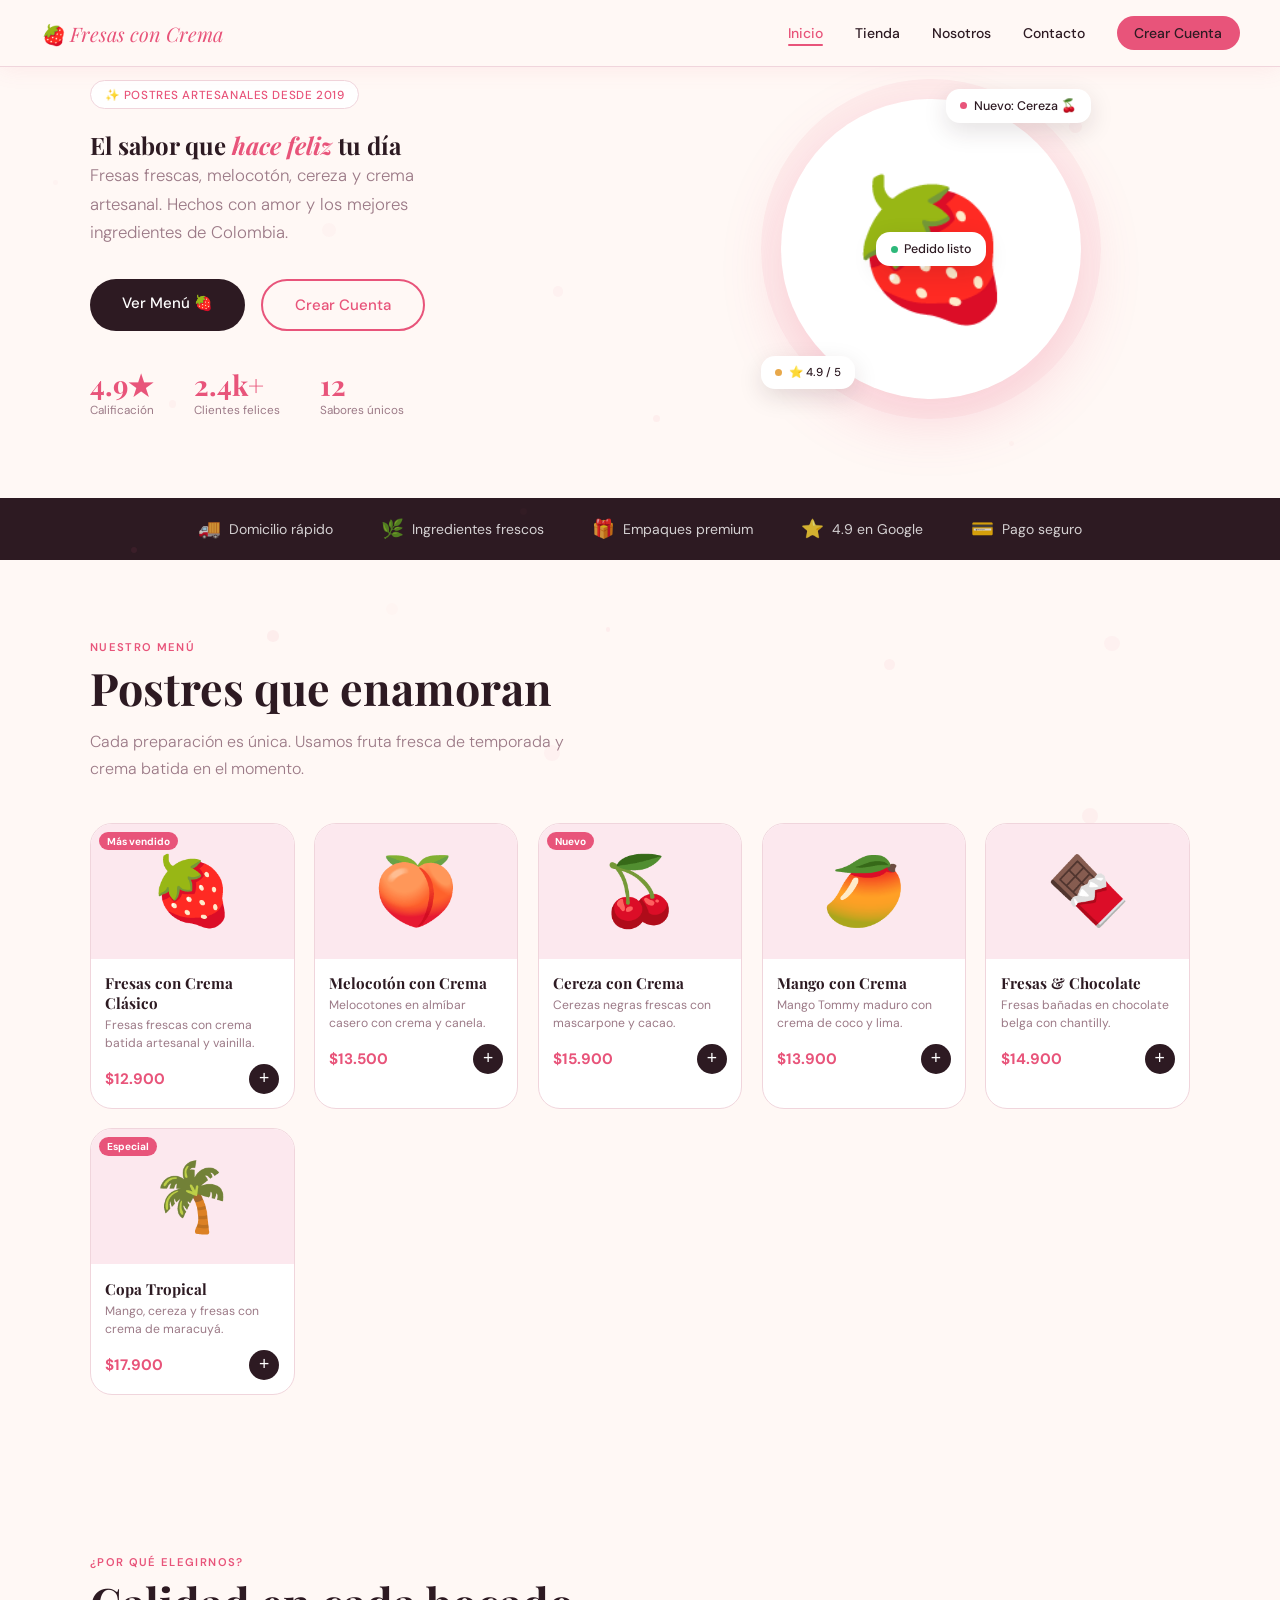
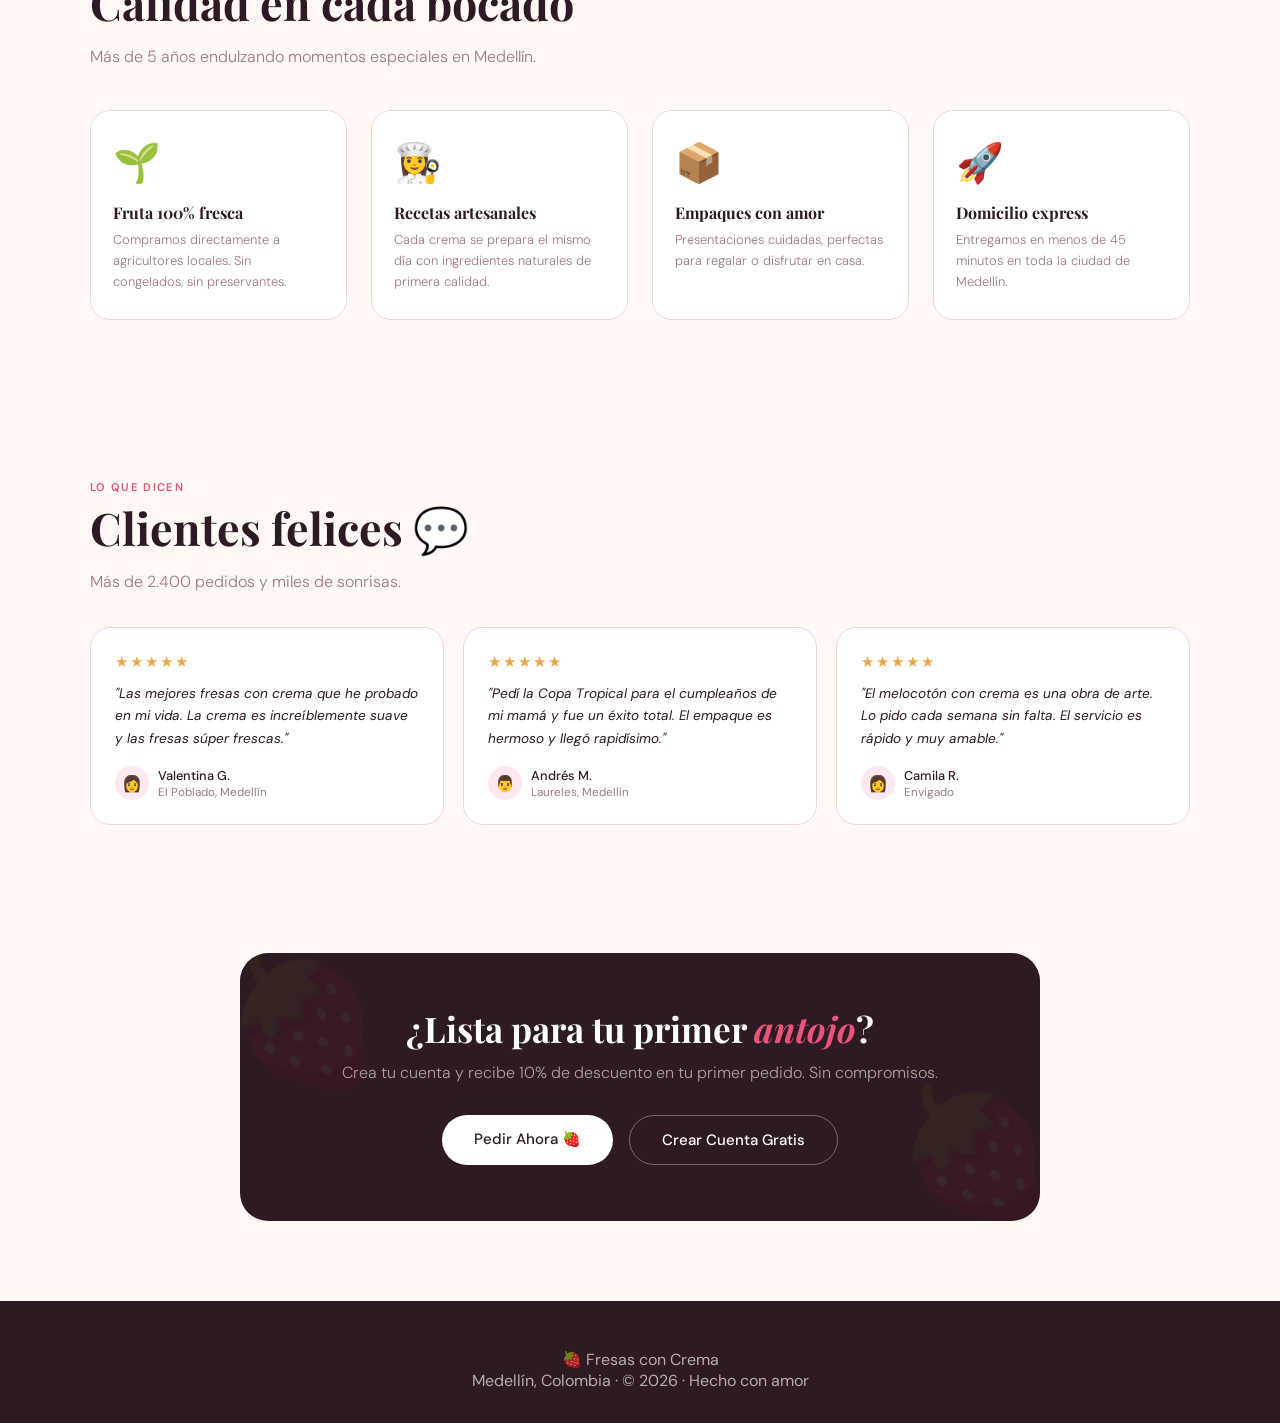
<file: index.html>
<!DOCTYPE html>
<html lang="es">
<head>
<meta charset="UTF-8"/>
<meta name="viewport" content="width=device-width, initial-scale=1.0"/>
<title>Fresas con Crema – Inicio</title>
<link href="https://fonts.googleapis.com/css2?family=Playfair+Display:ital,wght@0,500;0,700;1,600&family=DM+Sans:ital,wght@0,300;0,400;0,500;1,300&display=swap" rel="stylesheet"/>
<link rel="stylesheet" href="styles.css"/>
</head>
<body>

<!-- NAV -->
<nav class="nav" id="mainNav">
  <a href="index.html" class="nav-logo">🍓 Fresas con Crema</a>
  <div class="nav-links">
    <a href="index.html">Inicio</a>
    <a href="Tienda.html">Tienda</a>
    <a href="#nosotros">Nosotros</a>
    <a href="contacto.html">Contacto</a>  
    <a href="registro-web.html" class="nav-cta">Crear Cuenta</a>
  </div>
</nav>

<!-- HERO -->
<section class="hero" id="inicio">
  <div class="dots" id="dots"></div>
  <div class="hero-inner">
    <div class="hero-text">
      <div class="hero-tag">✨ Postres artesanales desde 2019</div>
      <h1>El sabor que <em>hace feliz</em> tu día</h1>
      <p class="hero-sub">Fresas frescas, melocotón, cereza y crema artesanal. Hechos con amor y los mejores ingredientes de Colombia.</p>
      <div class="hero-btns">
        <a href="#menu" class="btn-primary">Ver Menú 🍓</a>
        <a href="registro-web.html" class="btn-outline">Crear Cuenta</a>
      </div>
      <div class="stats">
        <div><div class="stat-num">4.9★</div><div class="stat-label">Calificación</div></div>
        <div><div class="stat-num">2.4k+</div><div class="stat-label">Clientes felices</div></div>
        <div><div class="stat-num">12</div><div class="stat-label">Sabores únicos</div></div>
      </div>
    </div>
    <div class="hero-visual">
      <div class="hero-plate">
        🍓
        <div class="float-badge"><span class="badge-dot"></span>Pedido listo</div>
        <div class="float-badge"><span class="badge-dot red"></span>Nuevo: Cereza 🍒</div>
        <div class="float-badge"><span class="badge-dot gold"></span>⭐ 4.9 / 5</div>
      </div>
    </div>
  </div>
</section>

<!-- STRIP -->
<div class="strip">
  <div class="strip-item"><span class="strip-icon">🚚</span> Domicilio rápido</div>
  <div class="strip-item"><span class="strip-icon">🌿</span> Ingredientes frescos</div>
  <div class="strip-item"><span class="strip-icon">🎁</span> Empaques premium</div>
  <div class="strip-item"><span class="strip-icon">⭐</span> 4.9 en Google</div>
  <div class="strip-item"><span class="strip-icon">💳</span> Pago seguro</div>
</div>

<!-- MENU -->
<section id="menu">
  <div class="section-inner">
    <div class="section-tag">Nuestro menú</div>
    <h2 class="section-title">Postres que enamoran</h2>
    <p class="section-sub">Cada preparación es única. Usamos fruta fresca de temporada y crema batida en el momento.</p>
    <div class="menu-grid">
      <div class="menu-card">
        <div class="mc-img">🍓<span class="ribbon">Más vendido</span></div>
        <div class="mc-body">
          <h3>Fresas con Crema Clásico</h3>
          <p>Fresas frescas con crema batida artesanal y vainilla.</p>
          <div class="mc-footer"><span class="mc-price">$12.900</span><button class="mc-add">+</button></div>
        </div>
      </div>
      <div class="menu-card">
        <div class="mc-img">🍑</div>
        <div class="mc-body">
          <h3>Melocotón con Crema</h3>
          <p>Melocotones en almíbar casero con crema y canela.</p>
          <div class="mc-footer"><span class="mc-price">$13.500</span><button class="mc-add">+</button></div>
        </div>
      </div>
      <div class="menu-card">
        <div class="mc-img">🍒<span class="ribbon">Nuevo</span></div>
        <div class="mc-body">
          <h3>Cereza con Crema</h3>
          <p>Cerezas negras frescas con mascarpone y cacao.</p>
          <div class="mc-footer"><span class="mc-price">$15.900</span><button class="mc-add">+</button></div>
        </div>
      </div>
      <div class="menu-card">
        <div class="mc-img">🥭</div>
        <div class="mc-body">
          <h3>Mango con Crema</h3>
          <p>Mango Tommy maduro con crema de coco y lima.</p>
          <div class="mc-footer"><span class="mc-price">$13.900</span><button class="mc-add">+</button></div>
        </div>
      </div>
      <div class="menu-card">
        <div class="mc-img">🍫</div>
        <div class="mc-body">
          <h3>Fresas & Chocolate</h3>
          <p>Fresas bañadas en chocolate belga con chantilly.</p>
          <div class="mc-footer"><span class="mc-price">$14.900</span><button class="mc-add">+</button></div>
        </div>
      </div>
      <div class="menu-card">
        <div class="mc-img">🌴<span class="ribbon">Especial</span></div>
        <div class="mc-body">
          <h3>Copa Tropical</h3>
          <p>Mango, cereza y fresas con crema de maracuyá.</p>
          <div class="mc-footer"><span class="mc-price">$17.900</span><button class="mc-add">+</button></div>
        </div>
      </div>
    </div>
  </div>
</section>

<!-- WHY US -->
<section class="why" id="nosotros">
  <div class="section-inner">
    <div class="section-tag">¿Por qué elegirnos?</div>
    <h2 class="section-title">Calidad en cada bocado</h2>
    <p class="section-sub">Más de 5 años endulzando momentos especiales en Medellín.</p>
    <div class="why-grid">
      <div class="why-card">
        <div class="why-icon">🌱</div>
        <h3>Fruta 100% fresca</h3>
        <p>Compramos directamente a agricultores locales. Sin congelados, sin preservantes.</p>
      </div>
      <div class="why-card">
        <div class="why-icon">👩‍🍳</div>
        <h3>Recetas artesanales</h3>
        <p>Cada crema se prepara el mismo día con ingredientes naturales de primera calidad.</p>
      </div>
      <div class="why-card">
        <div class="why-icon">📦</div>
        <h3>Empaques con amor</h3>
        <p>Presentaciones cuidadas, perfectas para regalar o disfrutar en casa.</p>
      </div>
      <div class="why-card">
        <div class="why-icon">🚀</div>
        <h3>Domicilio express</h3>
        <p>Entregamos en menos de 45 minutos en toda la ciudad de Medellín.</p>
      </div>
    </div>
  </div>
</section>

<!-- TESTIMONIALS -->
<section>
  <div class="section-inner">
    <div class="section-tag">Lo que dicen</div>
    <h2 class="section-title">Clientes felices 💬</h2>
    <p class="section-sub" style="margin-bottom:2rem">Más de 2.400 pedidos y miles de sonrisas.</p>
    <div class="testi-grid">
      <div class="testi-card">
        <div class="stars">★★★★★</div>
        <p>"Las mejores fresas con crema que he probado en mi vida. La crema es increíblemente suave y las fresas súper frescas."</p>
        <div class="testi-author"><div class="avatar">👩</div><div><div class="author-name">Valentina G.</div><div class="author-loc">El Poblado, Medellín</div></div></div>
      </div>
      <div class="testi-card">
        <div class="stars">★★★★★</div>
        <p>"Pedí la Copa Tropical para el cumpleaños de mi mamá y fue un éxito total. El empaque es hermoso y llegó rapidísimo."</p>
        <div class="testi-author"><div class="avatar">👨</div><div><div class="author-name">Andrés M.</div><div class="author-loc">Laureles, Medellín</div></div></div>
      </div>
      <div class="testi-card">
        <div class="stars">★★★★★</div>
        <p>"El melocotón con crema es una obra de arte. Lo pido cada semana sin falta. El servicio es rápido y muy amable."</p>
        <div class="testi-author"><div class="avatar">👩</div><div><div class="author-name">Camila R.</div><div class="author-loc">Envigado</div></div></div>
      </div>
    </div>
  </div>
</section>

<!-- CTA -->
<section style="padding:3rem 3rem 5rem">
  <div class="cta-banner" id="contacto">
    <h2>¿Lista para tu primer <em>antojo</em>?</h2>
    <p>Crea tu cuenta y recibe 10% de descuento en tu primer pedido. Sin compromisos.</p>
    <div class="cta-buttons">
      <a href="Tienda.html" class="btn-white">Pedir Ahora 🍓</a>
      <a href="registro-web.html" class="btn-ghost">Crear Cuenta Gratis</a>
    </div>
  </div>
</section>

<!-- FOOTER -->
<footer>
  <div class="fl">🍓 Fresas con Crema</div>
  <p>Medellín, Colombia · © 2026 · Hecho con amor</p>
</footer>

<script src="script.js"></script>
</body>
</html>
</file>
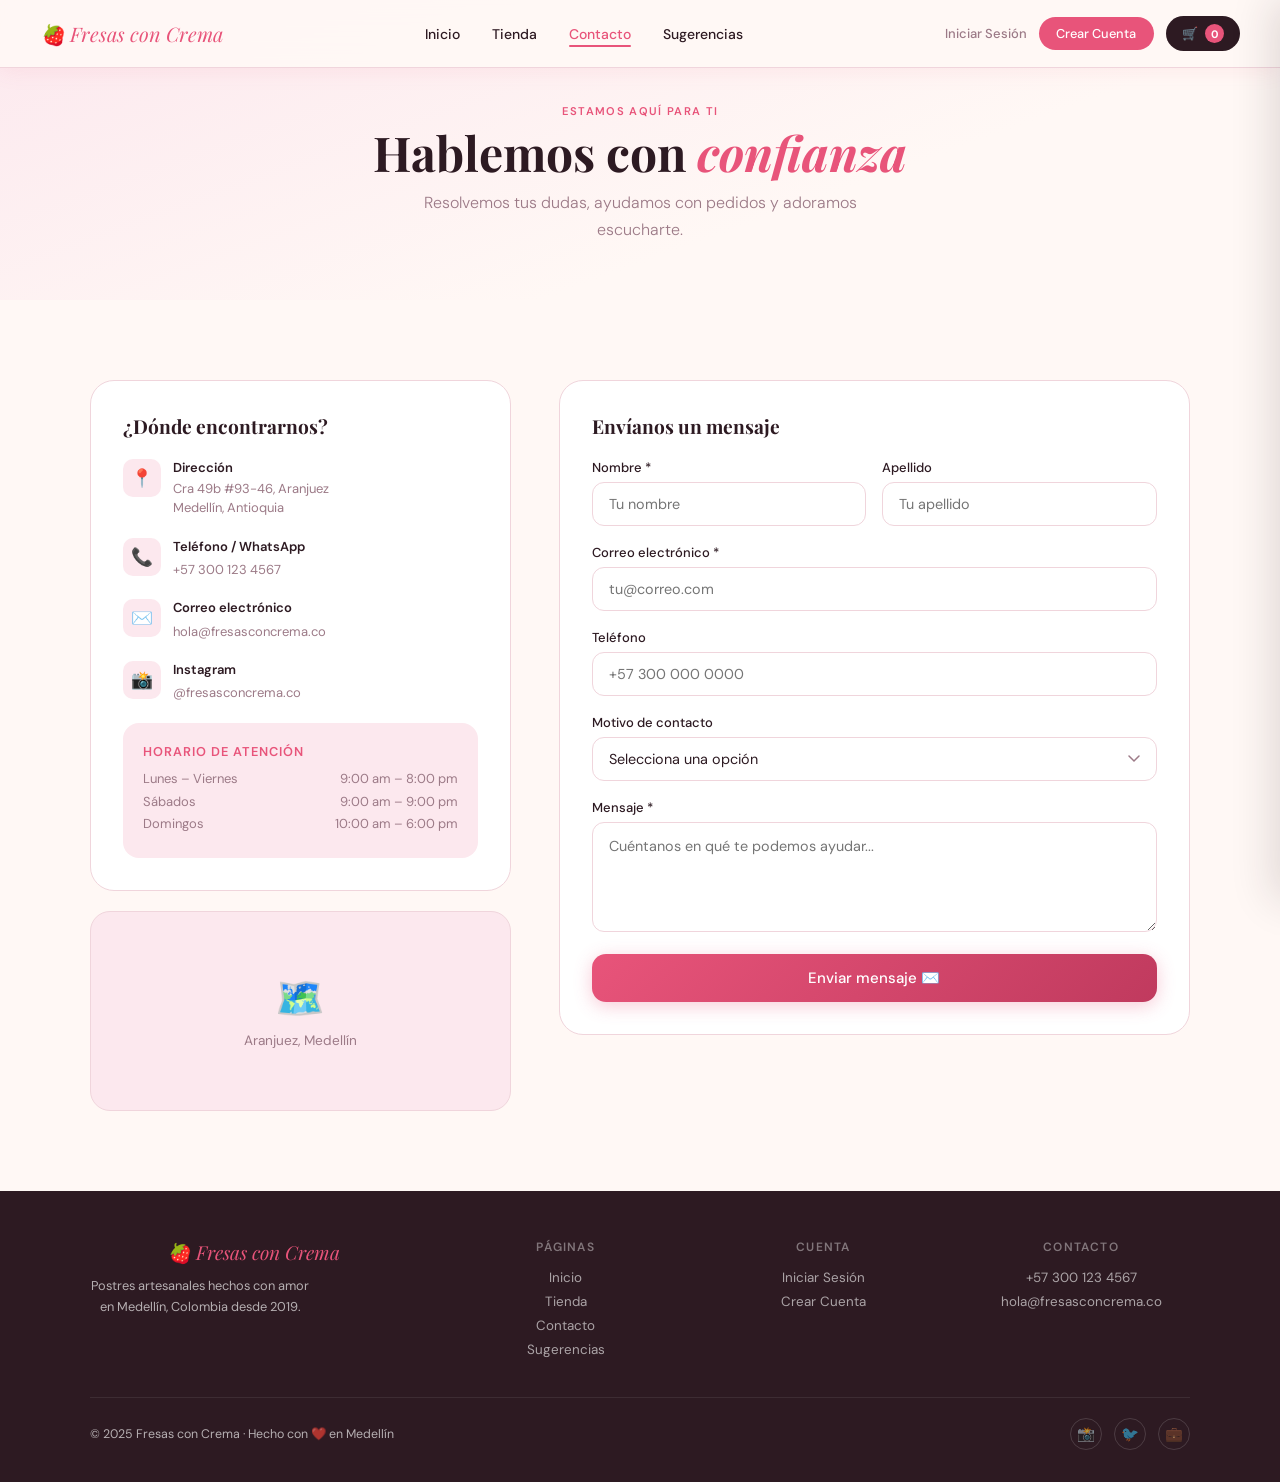
<file: contacto.html>
<!DOCTYPE html>
<html lang="es">
<head>
<meta charset="UTF-8"/><meta name="viewport" content="width=device-width,initial-scale=1.0"/>
<title>Contacto — Fresas con Crema</title>
<link href="https://fonts.googleapis.com/css2?family=Playfair+Display:ital,wght@0,500;0,700;1,600&family=DM+Sans:ital,wght@0,300;0,400;0,500;1,300&display=swap" rel="stylesheet"/>
<link rel="stylesheet" href="styles.css"/>
</head>
<body>

<!-- NAV -->
<nav class="nav" id="mainNav">
  <a href="index.html" class="nav-logo">🍓 Fresas con Crema</a>
  <div class="nav-links">
    <a href="index.html">Inicio</a>
    <a href="tienda.html">Tienda</a>
    <a href="contacto.html">Contacto</a>
    <a href="sugerencias.html">Sugerencias</a>
  </div>
  <div class="nav-actions">
    <a href="login.html" class="nav-link-sm">Iniciar Sesión</a>
    <a href="registro-web.html" class="nav-cta">Crear Cuenta</a>
    <button class="cart-btn" id="cartBtn">🛒 <span class="cart-count">0</span></button>
  </div>
</nav>

<!-- HERO -->
<div class="page-hero">
  <div class="section-tag">Estamos aquí para ti</div>
  <h1>Hablemos con <em>confianza</em></h1>
  <p>Resolvemos tus dudas, ayudamos con pedidos y adoramos escucharte.</p>
</div>

<!-- CONTENT -->
<section>
  <div class="section-inner">
    <div class="contact-grid">

      <!-- Info -->
      <div>
        <div class="contact-info-card">
          <h3>¿Dónde encontrarnos?</h3>
          <div class="contact-item">
            <div class="contact-icon">📍</div>
            <div><h4>Dirección</h4><p>Cra 49b #93-46, Aranjuez<br/>Medellín, Antioquia</p></div>
          </div>
          <div class="contact-item">
            <div class="contact-icon">📞</div>
            <div><h4>Teléfono / WhatsApp</h4><a href="tel:+573001234567">+57 300 123 4567</a></div>
          </div>
          <div class="contact-item">
            <div class="contact-icon">✉️</div>
            <div><h4>Correo electrónico</h4><a href="mailto:hola@fresasconcrema.co">hola@fresasconcrema.co</a></div>
          </div>
          <div class="contact-item">
            <div class="contact-icon">📸</div>
            <div><h4>Instagram</h4><a href="#">@fresasconcrema.co</a></div>
          </div>
          <div class="contact-hours">
            <h4>Horario de atención</h4>
            <div class="hours-row"><span>Lunes – Viernes</span><span>9:00 am – 8:00 pm</span></div>
            <div class="hours-row"><span>Sábados</span><span>9:00 am – 9:00 pm</span></div>
            <div class="hours-row"><span>Domingos</span><span>10:00 am – 6:00 pm</span></div>
          </div>
        </div>

        <!-- Map placeholder -->
        <div style="margin-top:1.25rem;border-radius:20px;overflow:hidden;border:1px solid var(--border);height:200px;background:var(--rose-lt);display:flex;align-items:center;justify-content:center;flex-direction:column;gap:.5rem">
          <span style="font-size:2.5rem">🗺️</span>
          <span style="font-size:.85rem;color:var(--muted)">Aranjuez, Medellín</span>
        </div>
      </div>

      <!-- Form -->
      <div class="contact-form-card">
        <h3>Envíanos un mensaje</h3>
        <form id="contactForm">
          <div class="form-row">
            <div class="form-group">
              <label>Nombre *</label>
              <input type="text" placeholder="Tu nombre" required/>
            </div>
            <div class="form-group">
              <label>Apellido</label>
              <input type="text" placeholder="Tu apellido"/>
            </div>
          </div>
          <div class="form-group">
            <label>Correo electrónico *</label>
            <input type="email" placeholder="tu@correo.com" required/>
          </div>
          <div class="form-group">
            <label>Teléfono</label>
            <input type="tel" placeholder="+57 300 000 0000"/>
          </div>
          <div class="form-group">
            <label>Motivo de contacto</label>
            <select>
              <option value="">Selecciona una opción</option>
              <option>Consulta sobre pedido</option>
              <option>Pedido especial / evento</option>
              <option>Domicilios y envíos</option>
              <option>Facturación</option>
              <option>Otro</option>
            </select>
          </div>
          <div class="form-group">
            <label>Mensaje *</label>
            <textarea placeholder="Cuéntanos en qué te podemos ayudar..." required></textarea>
          </div>
          <button type="submit" class="contact-submit">Enviar mensaje ✉️</button>
        </form>
      </div>

    </div>
  </div>
</section>

<!-- FOOTER -->
<footer>
  <div class="footer-inner">
    <div class="footer-brand"><span class="logo-f">🍓 Fresas con Crema</span><p>Postres artesanales hechos con amor en Medellín, Colombia desde 2019.</p></div>
    <div class="footer-col"><h4>Páginas</h4><a href="index.html">Inicio</a><a href="tienda.html">Tienda</a><a href="contacto.html">Contacto</a><a href="sugerencias.html">Sugerencias</a></div>
    <div class="footer-col"><h4>Cuenta</h4><a href="login.html">Iniciar Sesión</a><a href="registro-web.html">Crear Cuenta</a></div>
    <div class="footer-col"><h4>Contacto</h4><a href="tel:+573001234567">+57 300 123 4567</a><a href="mailto:hola@fresasconcrema.co">hola@fresasconcrema.co</a></div>
  </div>
  <div class="footer-bottom">
    <span>© 2025 Fresas con Crema · Hecho con ❤️ en Medellín</span>
    <div class="footer-socials"><a href="#">📸</a><a href="#">🐦</a><a href="#">💼</a></div>
  </div>
</footer>

<!-- CART DRAWER -->
<div class="overlay" id="overlay"></div>
<div class="drawer" id="cartDrawer">
  <div class="drawer-header"><h2>Tu Carrito 🛒</h2><button class="close-btn" id="closeDrawer">×</button></div>
  <div class="drawer-body" id="drawerBody"></div>
  <div class="drawer-footer" id="drawerFooter"></div>
</div>
<div class="toast" id="toast"></div>
<script src="script.js"></script>
</body>
</html>
</file>
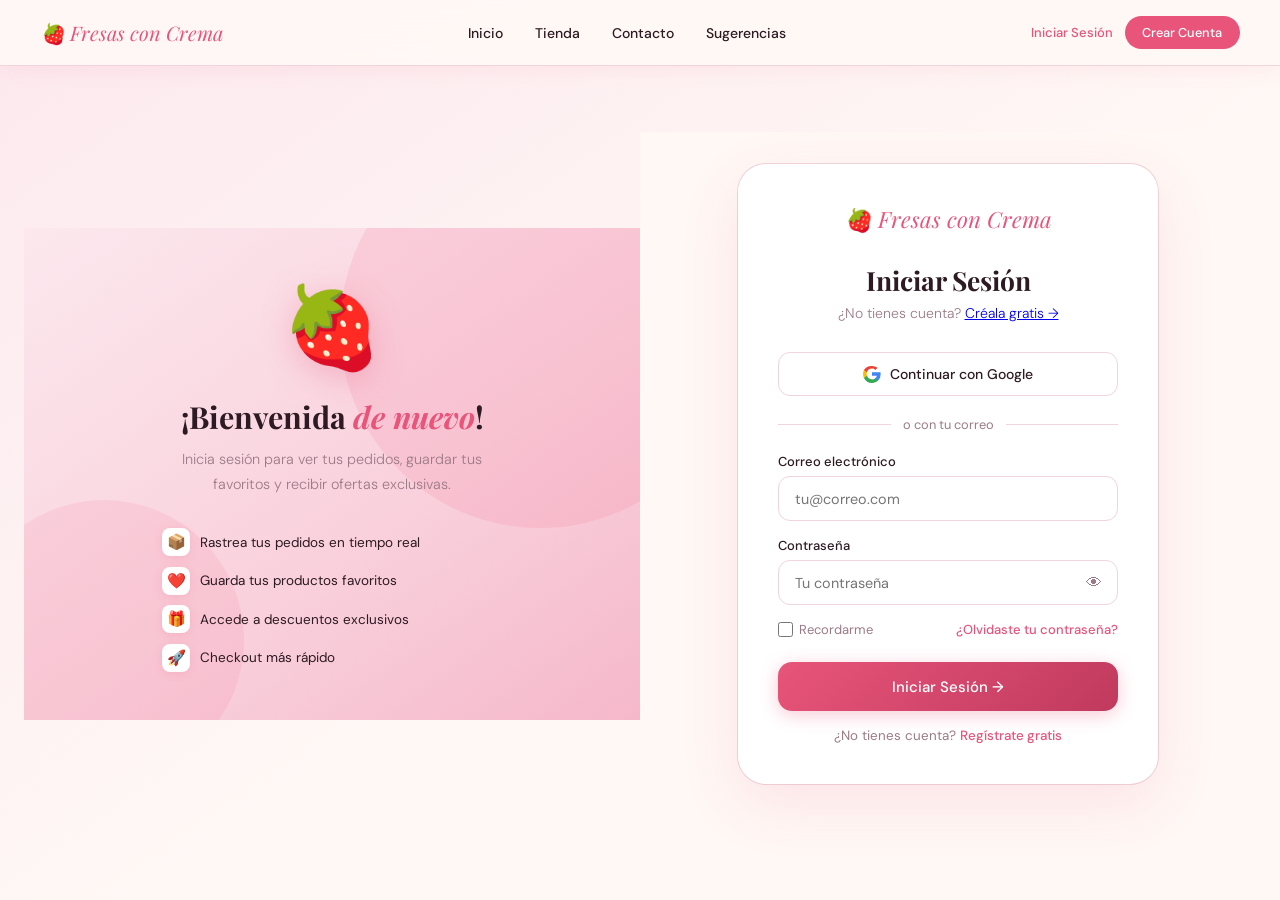
<file: login.html>
<!DOCTYPE html>
<html lang="es">
<head>
<meta charset="UTF-8"/><meta name="viewport" content="width=device-width,initial-scale=1.0"/>
<title>Iniciar Sesión — Fresas con Crema</title>
<link href="https://fonts.googleapis.com/css2?family=Playfair+Display:ital,wght@0,500;0,700;1,600&family=DM+Sans:ital,wght@0,300;0,400;0,500;1,300&display=swap" rel="stylesheet"/>
<link rel="stylesheet" href="styles.css"/>
<style>
  .auth-wrap {
    min-height: 100vh;
    display: grid;
    grid-template-columns: 1fr 1fr;
  }

  /* Panel izquierdo decorativo */
  .auth-deco {
    background: linear-gradient(145deg, #fce8ee 0%, #f9d0dc 60%, #f5b8ca 100%);
    display: flex;
    flex-direction: column;
    align-items: center;
    justify-content: center;
    padding: 3rem;
    position: relative;
    overflow: hidden;
  }
  .auth-deco::before {
    content: '';
    position: absolute;
    width: 400px; height: 400px;
    border-radius: 50%;
    background: rgba(232,84,122,.12);
    top: -100px; right: -100px;
  }
  .auth-deco::after {
    content: '';
    position: absolute;
    width: 280px; height: 280px;
    border-radius: 50%;
    background: rgba(232,84,122,.1);
    bottom: -60px; left: -60px;
  }
  .deco-content { position: relative; z-index: 1; text-align: center; max-width: 340px; }
  .deco-emoji { font-size: 5rem; margin-bottom: 1.25rem; display: block; filter: drop-shadow(0 8px 16px rgba(232,84,122,.3)); }
  .deco-content h2 { font-family: 'Playfair Display', serif; font-size: 1.9rem; line-height: 1.15; margin-bottom: .75rem; color: var(--deep); }
  .deco-content p { font-size: .9rem; color: var(--muted); line-height: 1.7; font-weight: 300; }
  .deco-features { margin-top: 2rem; display: flex; flex-direction: column; gap: .65rem; text-align: left; }
  .deco-feat { display: flex; align-items: center; gap: .65rem; font-size: .845rem; color: var(--deep); font-weight: 400; }
  .deco-feat span { width: 28px; height: 28px; background: var(--white); border-radius: 8px; display: flex; align-items: center; justify-content: center; font-size: .95rem; flex-shrink: 0; box-shadow: 0 2px 8px rgba(232,84,122,.15); }

  /* Panel derecho — formulario */
  .auth-form-panel {
    display: flex;
    align-items: center;
    justify-content: center;
    padding: 2rem 2rem;
    background: var(--cream);
  }
  .auth-card {
    width: 100%;
    max-width: 420px;
    background: var(--white);
    border-radius: 28px;
    padding: 2.5rem;
    box-shadow: 0 20px 60px rgba(232,84,122,.12), 0 0 0 1px var(--border);
  }
  .auth-logo { text-align: center; margin-bottom: 1.75rem; }
  .auth-logo a { font-family: 'Playfair Display', serif; font-style: italic; color: var(--rose); font-size: 1.4rem; text-decoration: none; }
  .auth-card h2 { font-family: 'Playfair Display', serif; font-size: 1.65rem; text-align: center; margin-bottom: .3rem; }
  .auth-sub { color: var(--muted); font-size: .875rem; text-align: center; margin-bottom: 1.75rem; font-weight: 300; line-height: 1.5; }

  .form-group { margin-bottom: 1rem; }
  .form-group label { display: block; font-size: .8125rem; font-weight: 500; color: var(--deep); margin-bottom: .4rem; }
  .form-group input {
    width: 100%; padding: .78rem 1rem; border: 1.5px solid var(--border);
    border-radius: 12px; font-family: inherit; font-size: .9rem;
    background: var(--white); color: var(--deep);
    transition: border-color .2s, box-shadow .2s; outline: none;
  }
  .form-group input:focus { border-color: var(--rose); box-shadow: 0 0 0 3px rgba(232,84,122,.12); }

  .password-wrap { position: relative; }
  .password-wrap input { padding-right: 2.8rem; }
  .pwd-toggle {
    position: absolute; right: .8rem; top: 50%; transform: translateY(-50%);
    background: none; border: none; cursor: pointer; font-size: 1rem;
    color: var(--muted); padding: .2rem; transition: color .2s;
  }
  .pwd-toggle:hover { color: var(--rose); }

  .form-options { display: flex; justify-content: space-between; align-items: center; margin: .25rem 0 1.25rem; }
  .remember { display: flex; align-items: center; gap: .4rem; font-size: .8125rem; color: var(--muted); cursor: pointer; }
  .remember input[type="checkbox"] { accent-color: var(--rose); width: 15px; height: 15px; cursor: pointer; }
  .forgot-link { font-size: .8125rem; color: var(--rose); text-decoration: none; font-weight: 500; transition: opacity .2s; }
  .forgot-link:hover { opacity: .75; }

  .auth-submit {
    width: 100%; padding: .9rem; margin-top: .25rem;
    background: linear-gradient(135deg, var(--rose), var(--rose-dk));
    color: var(--white); border: none; border-radius: 14px;
    font-family: inherit; font-size: .9375rem; font-weight: 500; cursor: pointer;
    box-shadow: 0 4px 18px rgba(232,84,122,.3);
    transition: transform .15s, box-shadow .15s;
  }
  .auth-submit:hover { transform: translateY(-1px); box-shadow: 0 8px 24px rgba(232,84,122,.4); }

  .auth-divider { display: flex; align-items: center; gap: .75rem; margin: 1.25rem 0; color: var(--muted); font-size: .8rem; }
  .auth-divider::before, .auth-divider::after { content: ''; flex: 1; height: 1px; background: var(--border); }

  .social-btn {
    width: 100%; padding: .75rem; border: 1.5px solid var(--border);
    border-radius: 12px; background: var(--white); font-family: inherit;
    font-size: .875rem; font-weight: 500; cursor: pointer; color: var(--deep);
    display: flex; align-items: center; justify-content: center; gap: .6rem;
    transition: border-color .2s, background .2s;
  }
  .social-btn:hover { border-color: var(--rose); background: var(--rose-lt); }

  .auth-footer-text { text-align: center; margin-top: 1.25rem; font-size: .8375rem; color: var(--muted); }
  .auth-footer-text a { color: var(--rose); text-decoration: none; font-weight: 500; }
  .auth-footer-text a:hover { text-decoration: underline; }

  /* Responsive */
  @media(max-width: 768px) {
    .auth-wrap { grid-template-columns: 1fr; }
    .auth-deco { display: none; }
    .auth-form-panel { padding: 5rem 1.25rem 2rem; align-items: flex-start; }
    .auth-card { box-shadow: none; background: transparent; padding: 0; }
  }
</style>
</head>
<body>

<!-- NAV -->
<nav class="nav" id="mainNav">
  <a href="index.html" class="nav-logo">🍓 Fresas con Crema</a>
  <div class="nav-links">
    <a href="index.html">Inicio</a>
    <a href="tienda.html">Tienda</a>
    <a href="contacto.html">Contacto</a>
    <a href="sugerencias.html">Sugerencias</a>
  </div>
  <div class="nav-actions">
    <a href="login.html" class="nav-link-sm" style="color:var(--rose)">Iniciar Sesión</a>
    <a href="registro-web.html" class="nav-cta">Crear Cuenta</a>
  </div>
</nav>

<!-- AUTH LAYOUT -->
<div class="auth-wrap">

  <!-- Panel decorativo -->
  <div class="auth-deco">
    <div class="deco-content">
      <span class="deco-emoji">🍓</span>
      <h2>¡Bienvenida <em>de nuevo</em>!</h2>
      <p>Inicia sesión para ver tus pedidos, guardar tus favoritos y recibir ofertas exclusivas.</p>
      <div class="deco-features">
        <div class="deco-feat"><span>📦</span> Rastrea tus pedidos en tiempo real</div>
        <div class="deco-feat"><span>❤️</span> Guarda tus productos favoritos</div>
        <div class="deco-feat"><span>🎁</span> Accede a descuentos exclusivos</div>
        <div class="deco-feat"><span>🚀</span> Checkout más rápido</div>
      </div>
    </div>
  </div>

  <!-- Formulario -->
  <div class="auth-form-panel">
    <div class="auth-card">
      <div class="auth-logo"><a href="index.html">🍓 Fresas con Crema</a></div>
      <h2>Iniciar Sesión</h2>
      <p class="auth-sub">¿No tienes cuenta? <a href="registro-web.html">Créala gratis →</a></p>

      <!-- Social login -->
      <button class="social-btn">
        <svg width="18" height="18" viewBox="0 0 18 18"><path d="M17.64 9.2a10.34 10.34 0 0 0-.16-1.84H9v3.48h4.84a4.14 4.14 0 0 1-1.8 2.72v2.26h2.92a8.78 8.78 0 0 0 2.68-6.62z" fill="#4285F4"/><path d="M9 18a8.59 8.59 0 0 0 5.96-2.18l-2.91-2.26a5.43 5.43 0 0 1-8.09-2.85H.96v2.34A9 9 0 0 0 9 18z" fill="#34A853"/><path d="M3.96 10.71A5.41 5.41 0 0 1 3.68 9c0-.6.1-1.18.28-1.71V4.95H.96A9 9 0 0 0 0 9c0 1.45.35 2.82.96 4.05z" fill="#FBBC05"/><path d="M9 3.58a4.86 4.86 0 0 1 3.44 1.35L14.5 2.87A8.62 8.62 0 0 0 9 .99 9 9 0 0 0 .96 4.95L3.96 7.3A5.37 5.37 0 0 1 9 3.58z" fill="#EA4335"/></svg>
        Continuar con Google      
      </button>

      <div class="auth-divider">o con tu correo</div>

      <form id="loginForm">
        <div class="form-group">
          <label for="email">Correo electrónico</label>
          <input id="email" type="email" placeholder="tu@correo.com" required autocomplete="email"/>
        </div>
        <div class="form-group">
          <label for="password">Contraseña</label>
          <div class="password-wrap">
            <input id="password" type="password" placeholder="Tu contraseña" required autocomplete="current-password"/>
            <button type="button" class="pwd-toggle" onclick="togglePassword()">👁</button>
          </div>
        </div>
        <div class="form-options">
          <label class="remember">
            <input type="checkbox"/> Recordarme
          </label>
          <a href="#" class="forgot-link">¿Olvidaste tu contraseña?</a>
        </div>
        <button type="submit" class="auth-submit">Iniciar Sesión →</button>
      </form>

      <p class="auth-footer-text" style="margin-top:1rem">
        ¿No tienes cuenta? <a href="registro.html">Regístrate gratis</a>
      </p>
    </div>
  </div>

</div>

<div class="toast" id="toast"></div>
<script src="script.js"></script>
<script>
  function togglePassword() {
    const inp = document.getElementById('password');
    const btn = document.querySelector('.pwd-toggle');
    inp.type = inp.type === 'password' ? 'text' : 'password';
    btn.textContent = inp.type === 'password' ? '👁' : '🙈';
  }
</script>
</body>
</html>
</file>
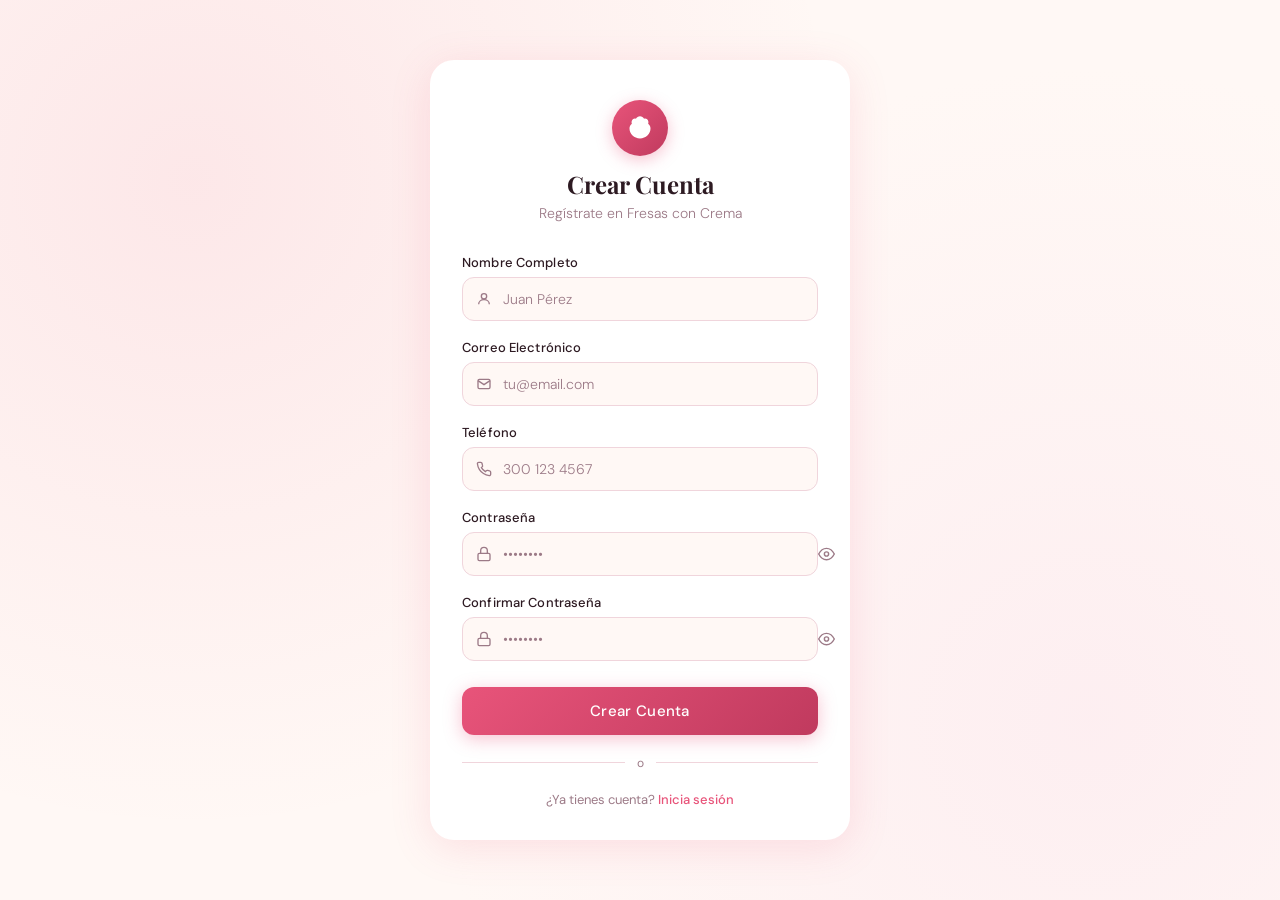
<file: registro-web.html>
<!DOCTYPE html>
<html lang="es">
<head>
  <meta charset="UTF-8" />
  <meta name="viewport" content="width=device-width, initial-scale=1.0"/>
  <title>Crear Cuenta – Fresas con Crema</title>
  <link href="https://fonts.googleapis.com/css2?family=Playfair+Display:wght@500;700&family=DM+Sans:wght@300;400;500&display=swap" rel="stylesheet"/>
  <style>
    *, *::before, *::after { box-sizing: border-box; margin: 0; padding: 0; }

    :root {
      --rose:     #e8547a;
      --rose-dk:  #c03a5e;
      --blush:    #fce8ee;
      --cream:    #fff8f5;
      --text:     #2d1a22;
      --muted:    #9c7a87;
      --border:   #f0d5dc;
      --white:    #ffffff;
      --shadow:   0 8px 40px rgba(232,84,122,.15);
    }

    body {
      min-height: 100vh;
      display: flex;
      align-items: center;
      justify-content: center;
      background: var(--cream);
      font-family: 'DM Sans', sans-serif;
      padding: 2rem 1rem;
      background-image:
        radial-gradient(circle at 15% 20%, rgba(232,84,122,.10) 0%, transparent 50%),
        radial-gradient(circle at 85% 80%, rgba(252,232,238,.60) 0%, transparent 50%);
    }

    .card {
      background: var(--white);
      border-radius: 24px;
      padding: 2.5rem 2rem 2rem;
      width: 100%;
      max-width: 420px;
      box-shadow: var(--shadow);
      animation: slideUp .5s cubic-bezier(.22,1,.36,1) both;
    }

    @keyframes slideUp {
      from { opacity: 0; transform: translateY(24px); }
      to   { opacity: 1; transform: translateY(0); }
    }

    /* ── Header ── */
    .header {
      text-align: center;
      margin-bottom: 2rem;
    }

    .avatar {
      width: 56px; height: 56px;
      background: linear-gradient(135deg, var(--rose), var(--rose-dk));
      border-radius: 50%;
      display: inline-flex;
      align-items: center;
      justify-content: center;
      margin-bottom: .75rem;
      box-shadow: 0 4px 16px rgba(232,84,122,.35);
    }

    .avatar svg { width: 28px; height: 28px; fill: var(--white); }

    .header h1 {
      font-family: 'Playfair Display', serif;
      font-size: 1.5rem;
      color: var(--text);
      margin-bottom: .25rem;
    }

    .header p {
      font-size: .875rem;
      color: var(--muted);
      font-weight: 300;
    }

    /* ── Form ── */
    .form-group { margin-bottom: 1.1rem; }

    label {
      display: block;
      font-size: .8125rem;
      font-weight: 500;
      color: var(--text);
      margin-bottom: .4rem;
      letter-spacing: .01em;
    }

    .input-wrap {
      position: relative;
    }

    .input-wrap svg {
      position: absolute;
      left: .9rem;
      top: 50%;
      transform: translateY(-50%);
      width: 16px; height: 16px;
      stroke: var(--muted);
      stroke-width: 2;
      fill: none;
      pointer-events: none;
      transition: stroke .2s;
    }

    input {
      width: 100%;
      padding: .75rem .9rem .75rem 2.5rem;
      border: 1.5px solid var(--border);
      border-radius: 12px;
      font-family: 'DM Sans', sans-serif;
      font-size: .875rem;
      color: var(--text);
      background: var(--cream);
      outline: none;
      transition: border-color .2s, box-shadow .2s, background .2s;
    }

    input::placeholder { color: var(--muted); font-weight: 300; }

    input:focus {
      border-color: var(--rose);
      background: var(--white);
      box-shadow: 0 0 0 3px rgba(232,84,122,.12);
    }

    input:focus + svg,
    .input-wrap:focus-within svg { stroke: var(--rose); }

    /* toggle password */
    .toggle-pw {
      position: absolute;
      right: .9rem;
      top: 50%;
      transform: translateY(-50%);
      background: none;
      border: none;
      cursor: pointer;
      padding: 0;
      display: flex;
      color: var(--muted);
      transition: color .2s;
    }
    .toggle-pw:hover { color: var(--rose); }
    .toggle-pw svg { width: 17px; height: 17px; stroke: currentColor; stroke-width: 2; fill: none; }

    /* ── Submit ── */
    .btn-submit {
      width: 100%;
      padding: .875rem;
      margin-top: .5rem;
      background: linear-gradient(135deg, var(--rose) 0%, var(--rose-dk) 100%);
      color: var(--white);
      border: none;
      border-radius: 12px;
      font-family: 'DM Sans', sans-serif;
      font-size: .9375rem;
      font-weight: 500;
      cursor: pointer;
      letter-spacing: .02em;
      box-shadow: 0 4px 18px rgba(232,84,122,.35);
      transition: transform .15s, box-shadow .15s, opacity .15s;
    }

    .btn-submit:hover {
      transform: translateY(-2px);
      box-shadow: 0 8px 24px rgba(232,84,122,.4);
    }

    .btn-submit:active { transform: translateY(0); opacity: .9; }

    /* ── Footer ── */
    .footer {
      text-align: center;
      margin-top: 1.25rem;
      font-size: .8125rem;
      color: var(--muted);
    }

    .footer a {
      color: var(--rose);
      font-weight: 500;
      text-decoration: none;
    }

    .footer a:hover { text-decoration: underline; }

    /* ── Divider ── */
    .divider {
      display: flex;
      align-items: center;
      gap: .75rem;
      margin: 1.25rem 0;
      color: var(--muted);
      font-size: .75rem;
    }

    .divider::before, .divider::after {
      content: '';
      flex: 1;
      height: 1px;
      background: var(--border);
    }

    /* Validation visual */
    .form-group.error input { border-color: #e05555; }
    .form-group.success input { border-color: #5cb87a; }
    .error-msg {
      font-size: .75rem;
      color: #e05555;
      margin-top: .3rem;
      display: none;
    }
    .form-group.error .error-msg { display: block; }
  </style>
</head>
<body>
  <div class="card">
    <div class="header">
      <div class="avatar">
        <!-- strawberry icon -->
        <svg viewBox="0 0 24 24" xmlns="http://www.w3.org/2000/svg">
          <path d="M12 2C10.5 2 9.2 2.8 8.5 4c-.8-.3-1.7-.2-2.4.3C4.8 5.5 4.5 7.1 5 8.4 3.8 9.3 3 10.8 3 12.5 3 17.1 7 21 12 21s9-3.9 9-8.5c0-1.7-.8-3.2-2-4.1.5-1.3.2-2.9-1.1-4.1C17.2 3.8 16.3 3.7 15.5 4 14.8 2.8 13.5 2 12 2z"/>
          <circle cx="10" cy="12" r=".8"/>
          <circle cx="14" cy="12" r=".8"/>
          <circle cx="12" cy="15" r=".8"/>
          <circle cx="9"  cy="15.5" r=".6"/>
          <circle cx="15" cy="15.5" r=".6"/>
        </svg>
      </div>
      <h1>Crear Cuenta</h1>
      <p>Regístrate en Fresas con Crema</p>
    </div>

    <form id="registerForm" novalidate>
      <div class="form-group" id="grp-name">
        <label for="fullname">Nombre Completo</label>
        <div class="input-wrap">
          <input type="text" id="fullname" name="fullname" placeholder="Juan Pérez" autocomplete="name"/>
          <svg viewBox="0 0 24 24"><circle cx="12" cy="8" r="4"/><path d="M4 20c0-4 3.6-7 8-7s8 3 8 7"/></svg>
        </div>
        <span class="error-msg">Por favor ingresa tu nombre completo.</span>
      </div>

      <div class="form-group" id="grp-email">
        <label for="email">Correo Electrónico</label>
        <div class="input-wrap">
          <input type="email" id="email" name="email" placeholder="tu@email.com" autocomplete="email"/>
          <svg viewBox="0 0 24 24"><rect x="3" y="5" width="18" height="14" rx="2"/><polyline points="3 7 12 13 21 7"/></svg>
        </div>
        <span class="error-msg">Ingresa un correo electrónico válido.</span>
      </div>

      <div class="form-group" id="grp-phone">
        <label for="phone">Teléfono</label>
        <div class="input-wrap">
          <input type="tel" id="phone" name="phone" placeholder="300 123 4567" autocomplete="tel"/>
          <svg viewBox="0 0 24 24"><path d="M22 16.9v3a2 2 0 0 1-2.2 2 19.8 19.8 0 0 1-8.6-3.1 19.5 19.5 0 0 1-6-6 19.8 19.8 0 0 1-3.1-8.7A2 2 0 0 1 4.1 2h3a2 2 0 0 1 2 1.7c.1 1 .4 2 .7 2.9a2 2 0 0 1-.4 2.1L8.1 9.9a16 16 0 0 0 6 6l1.2-1.3a2 2 0 0 1 2.1-.5c.9.3 1.9.6 2.9.7A2 2 0 0 1 22 16.9z"/></svg>
        </div>
        <span class="error-msg">Ingresa un número de teléfono válido.</span>
      </div>

      <div class="form-group" id="grp-pw">
        <label for="password">Contraseña</label>
        <div class="input-wrap">
          <input type="password" id="password" name="password" placeholder="••••••••" autocomplete="new-password"/>
          <svg viewBox="0 0 24 24"><rect x="3" y="11" width="18" height="11" rx="2"/><path d="M7 11V7a5 5 0 0 1 10 0v4"/></svg>
          <button type="button" class="toggle-pw" aria-label="Mostrar contraseña" data-target="password">
            <svg viewBox="0 0 24 24" class="eye-open"><path d="M1 12s4-8 11-8 11 8 11 8-4 8-11 8-11-8-11-8z"/><circle cx="12" cy="12" r="3"/></svg>
          </button>
        </div>
        <span class="error-msg">La contraseña debe tener al menos 6 caracteres.</span>
      </div>

      <div class="form-group" id="grp-pw2">
        <label for="password2">Confirmar Contraseña</label>
        <div class="input-wrap">
          <input type="password" id="password2" name="password2" placeholder="••••••••" autocomplete="new-password"/>
          <svg viewBox="0 0 24 24"><rect x="3" y="11" width="18" height="11" rx="2"/><path d="M7 11V7a5 5 0 0 1 10 0v4"/></svg>
          <button type="button" class="toggle-pw" aria-label="Mostrar contraseña" data-target="password2">
            <svg viewBox="0 0 24 24" class="eye-open"><path d="M1 12s4-8 11-8 11 8 11 8-4 8-11 8-11-8-11-8z"/><circle cx="12" cy="12" r="3"/></svg>
          </button>
        </div>
        <span class="error-msg">Las contraseñas no coinciden.</span>
      </div>

      <button type="submit" class="btn-submit">Crear Cuenta</button>
    </form>

    <div class="divider">o</div>

    <p class="footer">¿Ya tienes cuenta? <a href="registro-web.html">Inicia sesión</a></p>
  </div>

  <script>
    // Toggle password visibility
    document.querySelectorAll('.toggle-pw').forEach(btn => {
      btn.addEventListener('click', () => {
        const input = document.getElementById(btn.dataset.target);
        input.type = input.type === 'password' ? 'text' : 'password';
      });
    });

    // Simple validation
    const form = document.getElementById('registerForm');

    function setStatus(groupId, valid, msg) {
      const grp = document.getElementById(groupId);
      grp.classList.toggle('error', !valid);
      grp.classList.toggle('success', valid);
      if (msg) grp.querySelector('.error-msg').textContent = msg;
    }

    form.addEventListener('submit', e => {
      e.preventDefault();
      let ok = true;

      const name  = document.getElementById('fullname').value.trim();
      const email = document.getElementById('email').value.trim();
      const phone = document.getElementById('phone').value.trim();
      const pw    = document.getElementById('password').value;
      const pw2   = document.getElementById('password2').value;

      const nameOk  = name.length >= 2;
      const emailOk = /^[^\s@]+@[^\s@]+\.[^\s@]+$/.test(email);
      const phoneOk = /^[\d\s\+\-\(\)]{7,}$/.test(phone);
      const pwOk    = pw.length >= 6;
      const pw2Ok   = pw === pw2;

      setStatus('grp-name',  nameOk,  'Por favor ingresa tu nombre completo.');
      setStatus('grp-email', emailOk, 'Ingresa un correo electrónico válido.');
      setStatus('grp-phone', phoneOk, 'Ingresa un número de teléfono válido.');
      setStatus('grp-pw',    pwOk,    'La contraseña debe tener al menos 6 caracteres.');
      setStatus('grp-pw2',   pw2Ok,   'Las contraseñas no coinciden.');

      if (!nameOk || !emailOk || !phoneOk || !pwOk || !pw2Ok) return;

      // ✅ All valid — replace with your actual submit logic
      alert('¡Cuenta creada con éxito! 🍓');
    });
  </script>
</body>
</html>
</file>
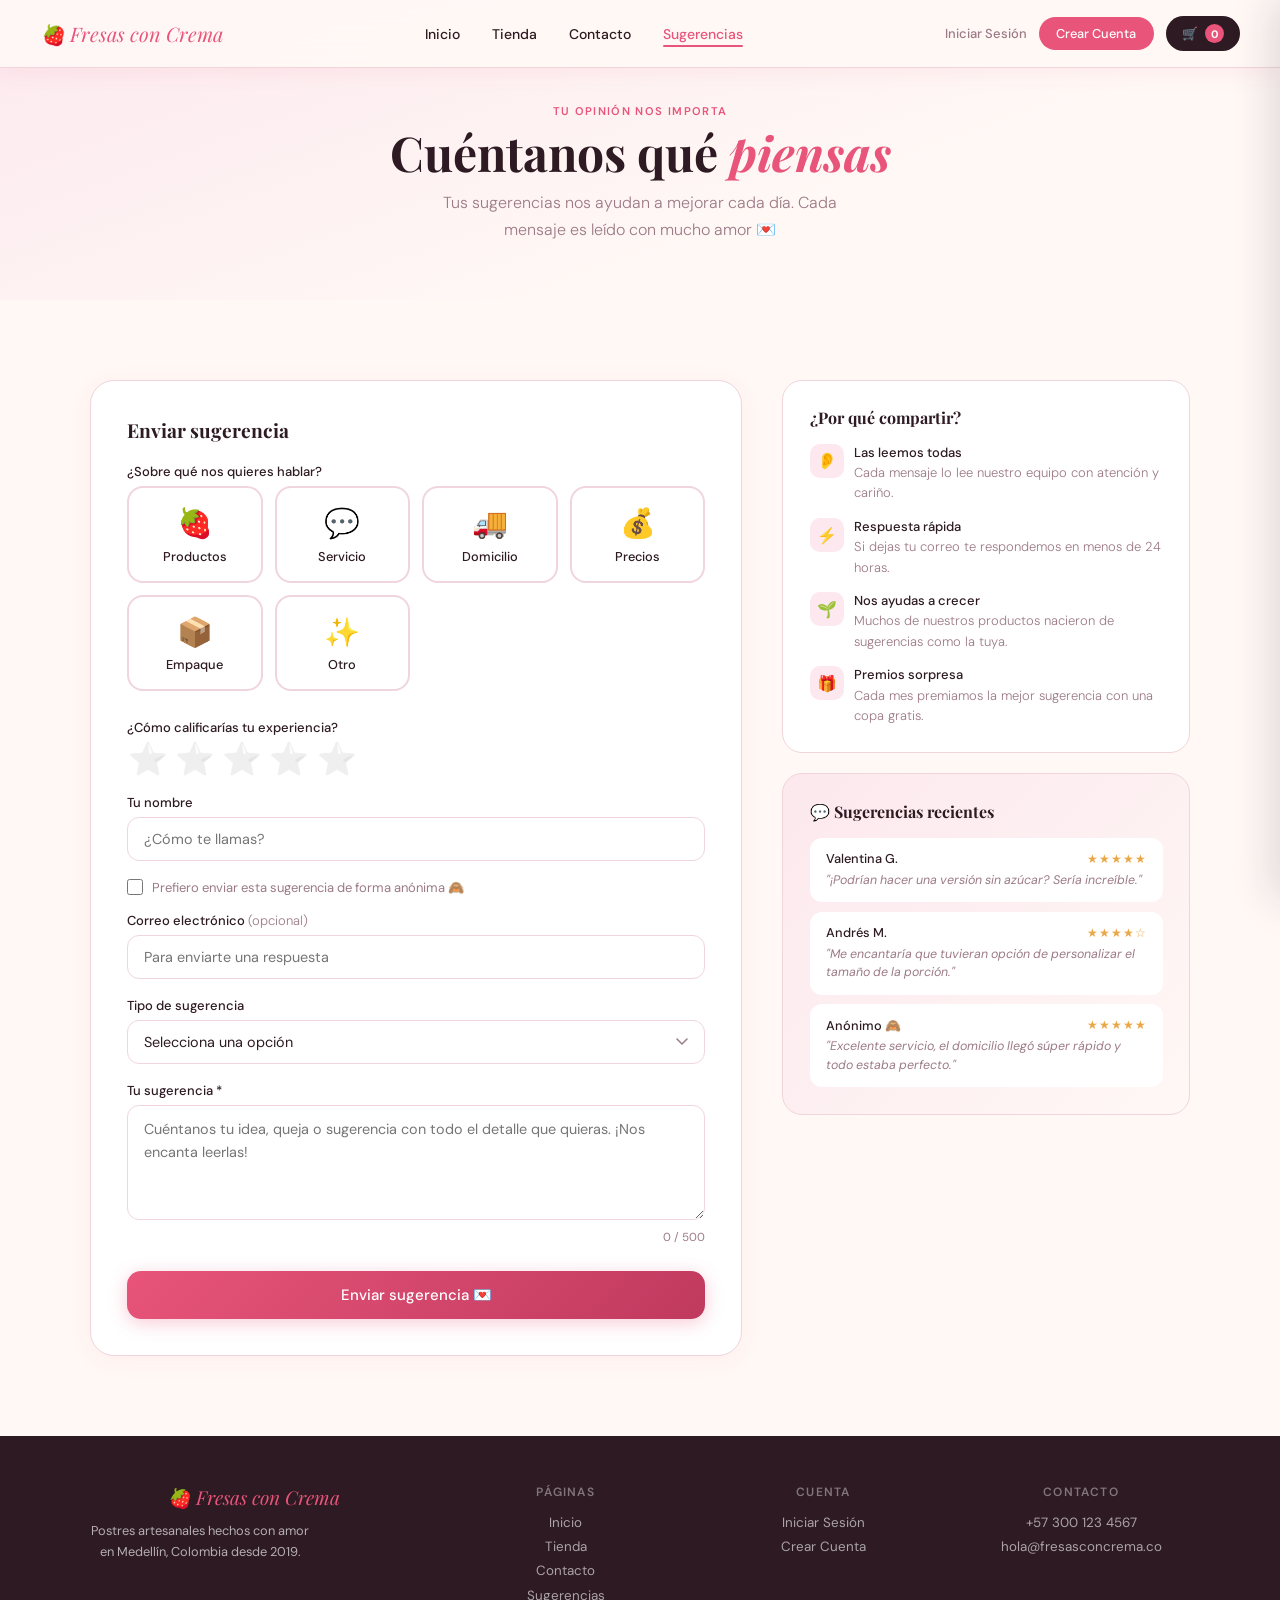
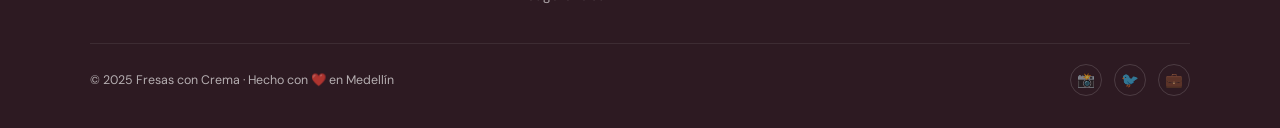
<file: sugerencias.html>
<!DOCTYPE html>
<html lang="es">
<head>
<meta charset="UTF-8"/><meta name="viewport" content="width=device-width,initial-scale=1.0"/>
<title>Sugerencias — Fresas con Crema</title>
<link href="https://fonts.googleapis.com/css2?family=Playfair+Display:ital,wght@0,500;0,700;1,600&family=DM+Sans:ital,wght@0,300;0,400;0,500;1,300&display=swap" rel="stylesheet"/>
<link rel="stylesheet" href="styles.css"/>
<style>
  /* ── CATEGORÍAS ── */
  .sug-categories {
    display: grid;
    grid-template-columns: repeat(auto-fit, minmax(130px, 1fr));
    gap: .75rem;
    margin-bottom: 1.75rem;
  }
  .sug-cat {
    border: 2px solid var(--border);
    border-radius: 16px;
    padding: 1rem .75rem;
    text-align: center;
    cursor: pointer;
    transition: all .2s;
    background: var(--white);
  }
  .sug-cat:hover, .sug-cat.active {
    border-color: var(--rose);
    background: var(--rose-lt);
    transform: translateY(-2px);
    box-shadow: 0 6px 18px rgba(232,84,122,.12);
  }
  .sug-cat .cat-icon { font-size: 1.8rem; margin-bottom: .35rem; display: block; }
  .sug-cat span { font-size: .8rem; font-weight: 500; color: var(--deep); display: block; }

  /* ── TARJETA FORMULARIO ── */
  .sug-card {
    background: var(--white);
    border-radius: 24px;
    padding: 2.25rem;
    border: 1px solid var(--border);
    box-shadow: 0 4px 24px rgba(232,84,122,.06);
  }
  .sug-card h3 {
    font-family: 'Playfair Display', serif;
    font-size: 1.2rem;
    margin-bottom: 1.25rem;
  }

  /* ── ESTRELLAS ── */
  .rating-label { font-size: .8125rem; font-weight: 500; color: var(--deep); margin-bottom: .4rem; display: block; }
  .rating-group { display: flex; gap: .35rem; margin-bottom: 1.1rem; }
  .rating-star {
    font-size: 2rem; cursor: pointer;
    transition: transform .15s, filter .15s;
    filter: grayscale(1); opacity: .35;
    border: none; background: none; padding: .05rem;
    line-height: 1;
  }
  .rating-star.active, .rating-star:hover { filter: none; opacity: 1; transform: scale(1.2); }

  /* ── SUBMIT ── */
  .sug-submit {
    width: 100%; padding: .9rem; margin-top: .5rem;
    background: linear-gradient(135deg, var(--rose), var(--rose-dk));
    color: var(--white); border: none; border-radius: 14px;
    font-family: inherit; font-size: .9375rem; font-weight: 500; cursor: pointer;
    box-shadow: 0 4px 18px rgba(232,84,122,.3);
    transition: transform .15s, box-shadow .15s;
  }
  .sug-submit:hover { transform: translateY(-1px); box-shadow: 0 8px 24px rgba(232,84,122,.4); }

  /* ── SIDEBAR INFO ── */
  .sug-layout { display: grid; grid-template-columns: 1.6fr 1fr; gap: 2.5rem; align-items: start; }
  .info-card {
    background: var(--white);
    border-radius: 20px;
    padding: 1.65rem;
    border: 1px solid var(--border);
    margin-bottom: 1.25rem;
  }
  .info-card h4 { font-family: 'Playfair Display', serif; font-size: 1rem; margin-bottom: 1rem; }
  .info-item { display: flex; align-items: flex-start; gap: .65rem; margin-bottom: .9rem; }
  .info-item:last-child { margin-bottom: 0; }
  .info-icon { width: 34px; height: 34px; background: var(--rose-lt); border-radius: 10px; display: flex; align-items: center; justify-content: center; font-size: 1rem; flex-shrink: 0; }
  .info-item p { font-size: .8125rem; color: var(--muted); line-height: 1.55; font-weight: 300; }
  .info-item strong { font-size: .8125rem; font-weight: 500; color: var(--deep); display: block; margin-bottom: .15rem; }

  .recent-card { background: linear-gradient(135deg, var(--rose-lt), var(--cream)); border-radius: 20px; padding: 1.65rem; border: 1px solid var(--border); }
  .recent-card h4 { font-family: 'Playfair Display', serif; font-size: 1rem; margin-bottom: 1rem; }
  .recent-item { background: var(--white); border-radius: 12px; padding: .8rem 1rem; margin-bottom: .6rem; }
  .recent-item:last-child { margin-bottom: 0; }
  .recent-item .ri-top { display: flex; justify-content: space-between; align-items: center; margin-bottom: .2rem; }
  .recent-item strong { font-size: .8rem; font-weight: 500; }
  .recent-item .ri-stars { font-size: .75rem; color: var(--gold); letter-spacing: 1px; }
  .recent-item p { font-size: .775rem; color: var(--muted); line-height: 1.5; font-style: italic; }

  /* ── FORM INPUTS ── */
  .form-group { margin-bottom: 1.1rem; }
  .form-group label { display: block; font-size: .8125rem; font-weight: 500; color: var(--deep); margin-bottom: .4rem; }
  .form-group input,
  .form-group textarea,
  .form-group select {
    width: 100%; padding: .75rem 1rem; border: 1.5px solid var(--border);
    border-radius: 12px; font-family: inherit; font-size: .9rem;
    background: var(--white); color: var(--deep);
    transition: border-color .2s, box-shadow .2s; outline: none;
  }
  .form-group input:focus,
  .form-group textarea:focus,
  .form-group select:focus { border-color: var(--rose); box-shadow: 0 0 0 3px rgba(232,84,122,.12); }
  .form-group textarea { resize: vertical; min-height: 115px; line-height: 1.6; }
  .form-group select { cursor: pointer; appearance: none; background-image: url("data:image/svg+xml,%3Csvg xmlns='http://www.w3.org/2000/svg' width='12' height='8' viewBox='0 0 12 8'%3E%3Cpath d='M1 1l5 5 5-5' stroke='%239c7a87' stroke-width='1.5' fill='none' stroke-linecap='round'/%3E%3C/svg%3E"); background-repeat: no-repeat; background-position: right 1rem center; }
  .char-count { font-size: .73rem; color: var(--muted); text-align: right; margin-top: .25rem; }

  /* ── ANONIMO CHECK ── */
  .anon-check { display: flex; align-items: center; gap: .55rem; margin: .5rem 0 1rem; cursor: pointer; }
  .anon-check input { accent-color: var(--rose); width: 16px; height: 16px; cursor: pointer; }
  .anon-check span { font-size: .8125rem; color: var(--muted); }

  @media(max-width: 860px) {
    .sug-layout { grid-template-columns: 1fr; }
    .sug-sidebar { order: -1; display: grid; grid-template-columns: 1fr 1fr; gap: 1rem; }
    .sug-sidebar > * { margin-bottom: 0 !important; }
  }
  @media(max-width: 520px) {
    .sug-sidebar { grid-template-columns: 1fr; }
    .sug-categories { grid-template-columns: repeat(3, 1fr); }
  }
</style>
</head>
<body>

<!-- NAV -->
<nav class="nav" id="mainNav">
  <a href="index.html" class="nav-logo">🍓 Fresas con Crema</a>
  <div class="nav-links">
    <a href="index.html">Inicio</a>
    <a href="tienda.html">Tienda</a>
    <a href="contacto.html">Contacto</a>
    <a href="sugerencias.html">Sugerencias</a>
  </div>
  <div class="nav-actions">
    <a href="login.html" class="nav-link-sm">Iniciar Sesión</a>
    <a href="registro.html" class="nav-cta">Crear Cuenta</a>
    <button class="cart-btn" id="cartBtn">🛒 <span class="cart-count">0</span></button>
  </div>
</nav>

<!-- HERO -->
<div class="page-hero">
  <div class="section-tag">Tu opinión nos importa</div>
  <h1>Cuéntanos qué <em>piensas</em></h1>
  <p>Tus sugerencias nos ayudan a mejorar cada día. Cada mensaje es leído con mucho amor 💌</p>
</div>

<!-- CONTENIDO -->
<section>
  <div class="section-inner">
    <div class="sug-layout">

      <!-- FORMULARIO -->
      <div class="sug-card">
        <h3>Enviar sugerencia</h3>

        <!-- Categorías -->
        <span class="rating-label">¿Sobre qué nos quieres hablar?</span>
        <div class="sug-categories">
          <div class="sug-cat" data-cat="productos" onclick="selectCat(this)">
            <span class="cat-icon">🍓</span><span>Productos</span>
          </div>
          <div class="sug-cat" data-cat="servicio" onclick="selectCat(this)">
            <span class="cat-icon">💬</span><span>Servicio</span>
          </div>
          <div class="sug-cat" data-cat="domicilio" onclick="selectCat(this)">
            <span class="cat-icon">🚚</span><span>Domicilio</span>
          </div>
          <div class="sug-cat" data-cat="precios" onclick="selectCat(this)">
            <span class="cat-icon">💰</span><span>Precios</span>
          </div>
          <div class="sug-cat" data-cat="empaque" onclick="selectCat(this)">
            <span class="cat-icon">📦</span><span>Empaque</span>
          </div>
          <div class="sug-cat" data-cat="otro" onclick="selectCat(this)">
            <span class="cat-icon">✨</span><span>Otro</span>
          </div>
        </div>
        <input type="hidden" id="sugCategory" value=""/>

        <form id="sugForm">
          <!-- Calificación -->
          <div style="margin-bottom:1.1rem">
            <span class="rating-label">¿Cómo calificarías tu experiencia?</span>
            <div class="rating-group" id="starsGroup">
              <button type="button" class="rating-star" data-val="1">⭐</button>
              <button type="button" class="rating-star" data-val="2">⭐</button>
              <button type="button" class="rating-star" data-val="3">⭐</button>
              <button type="button" class="rating-star" data-val="4">⭐</button>
              <button type="button" class="rating-star" data-val="5">⭐</button>
            </div>
            <input type="hidden" id="ratingVal" value="0"/>
          </div>

          <!-- Nombre -->
          <div class="form-group">
            <label>Tu nombre</label>
            <input type="text" id="sugNombre" placeholder="¿Cómo te llamas?" autocomplete="name"/>
          </div>
          <label class="anon-check">
            <input type="checkbox" id="anonCheck" onchange="toggleAnon(this)"/>
            <span>Prefiero enviar esta sugerencia de forma anónima 🙈</span>
          </label>

          <!-- Correo -->
          <div class="form-group" id="emailGroup">
            <label>Correo electrónico <span style="color:var(--muted);font-weight:300">(opcional)</span></label>
            <input type="email" placeholder="Para enviarte una respuesta"/>
          </div>

          <!-- Tipo de sugerencia -->
          <div class="form-group">
            <label>Tipo de sugerencia</label>
            <select>
              <option value="">Selecciona una opción</option>
              <option>Nuevo producto o sabor</option>
              <option>Mejora en un producto existente</option>
              <option>Mejora en el servicio</option>
              <option>Sugerencia de precio</option>
              <option>Experiencia de entrega</option>
              <option>Otra sugerencia</option>
            </select>
          </div>

          <!-- Mensaje -->
          <div class="form-group">
            <label>Tu sugerencia *</label>
            <textarea id="sugTexto" placeholder="Cuéntanos tu idea, queja o sugerencia con todo el detalle que quieras. ¡Nos encanta leerlas!" required maxlength="500" oninput="countChars(this)"></textarea>
            <div class="char-count"><span id="charNum">0</span> / 500</div>
          </div>

          <button type="submit" class="sug-submit">Enviar sugerencia 💌</button>
        </form>
      </div>

      <!-- SIDEBAR -->
      <div class="sug-sidebar">
        <div class="info-card">
          <h4>¿Por qué compartir?</h4>
          <div class="info-item">
            <div class="info-icon">👂</div>
            <div><strong>Las leemos todas</strong><p>Cada mensaje lo lee nuestro equipo con atención y cariño.</p></div>
          </div>
          <div class="info-item">
            <div class="info-icon">⚡</div>
            <div><strong>Respuesta rápida</strong><p>Si dejas tu correo te respondemos en menos de 24 horas.</p></div>
          </div>
          <div class="info-item">
            <div class="info-icon">🌱</div>
            <div><strong>Nos ayudas a crecer</strong><p>Muchos de nuestros productos nacieron de sugerencias como la tuya.</p></div>
          </div>
          <div class="info-item">
            <div class="info-icon">🎁</div>
            <div><strong>Premios sorpresa</strong><p>Cada mes premiamos la mejor sugerencia con una copa gratis.</p></div>
          </div>
        </div>

        <div class="recent-card">
          <h4>💬 Sugerencias recientes</h4>
          <div class="recent-item">
            <div class="ri-top"><strong>Valentina G.</strong><span class="ri-stars">★★★★★</span></div>
            <p>"¡Podrían hacer una versión sin azúcar? Sería increíble."</p>
          </div>
          <div class="recent-item">
            <div class="ri-top"><strong>Andrés M.</strong><span class="ri-stars">★★★★☆</span></div>
            <p>"Me encantaría que tuvieran opción de personalizar el tamaño de la porción."</p>
          </div>
          <div class="recent-item">
            <div class="ri-top"><strong>Anónimo 🙈</strong><span class="ri-stars">★★★★★</span></div>
            <p>"Excelente servicio, el domicilio llegó súper rápido y todo estaba perfecto."</p>
          </div>
        </div>
      </div>

    </div>
  </div>
</section>

<!-- FOOTER -->
<footer>
  <div class="footer-inner">
    <div class="footer-brand"><span class="logo-f">🍓 Fresas con Crema</span><p>Postres artesanales hechos con amor en Medellín, Colombia desde 2019.</p></div>
    <div class="footer-col"><h4>Páginas</h4><a href="index.html">Inicio</a><a href="tienda.html">Tienda</a><a href="contacto.html">Contacto</a><a href="sugerencias.html">Sugerencias</a></div>
    <div class="footer-col"><h4>Cuenta</h4><a href="login.html">Iniciar Sesión</a><a href="registro.html">Crear Cuenta</a></div>
    <div class="footer-col"><h4>Contacto</h4><a href="tel:+573001234567">+57 300 123 4567</a><a href="mailto:hola@fresasconcrema.co">hola@fresasconcrema.co</a></div>
  </div>
  <div class="footer-bottom">
    <span>© 2025 Fresas con Crema · Hecho con ❤️ en Medellín</span>
    <div class="footer-socials"><a href="#">📸</a><a href="#">🐦</a><a href="#">💼</a></div>
  </div>
</footer>

<!-- CART DRAWER -->
<div class="overlay" id="overlay"></div>
<div class="drawer" id="cartDrawer">
  <div class="drawer-header"><h2>Tu Carrito 🛒</h2><button class="close-btn" id="closeDrawer">×</button></div>
  <div class="drawer-body" id="drawerBody"></div>
  <div class="drawer-footer" id="drawerFooter"></div>
</div>
<div class="toast" id="toast"></div>

<script src="script.js"></script>
<script>
  // Selección de categoría
  function selectCat(el) {
    document.querySelectorAll('.sug-cat').forEach(c => c.classList.remove('active'));
    el.classList.add('active');
    document.getElementById('sugCategory').value = el.dataset.cat;
  }

  // Toggle anónimo
  function toggleAnon(cb) {
    const nameInput = document.getElementById('sugNombre');
    const emailGroup = document.getElementById('emailGroup');
    nameInput.disabled = cb.checked;
    nameInput.placeholder = cb.checked ? 'Enviando de forma anónima 🙈' : '¿Cómo te llamas?';
    nameInput.style.opacity = cb.checked ? '.4' : '1';
    emailGroup.style.opacity = cb.checked ? '.4' : '1';
  }

  // Contador de caracteres
  function countChars(el) {
    document.getElementById('charNum').textContent = el.value.length;
  }

  // Estrellas
  const stars = document.querySelectorAll('.rating-star');
  stars.forEach((star, i) => {
    star.addEventListener('click', () => {
      stars.forEach((s, j) => s.classList.toggle('active', j <= i));
      document.getElementById('ratingVal').value = i + 1;
    });
    star.addEventListener('mouseenter', () => {
      stars.forEach((s, j) => { s.style.filter = j <= i ? 'none' : 'grayscale(1)'; s.style.opacity = j <= i ? '1' : '.25'; });
    });
    star.addEventListener('mouseleave', () => {
      stars.forEach(s => { s.style.filter = s.classList.contains('active') ? 'none' : 'grayscale(1)'; s.style.opacity = s.classList.contains('active') ? '1' : '.35'; });
    });
  });

  // Submit
  document.getElementById('sugForm').addEventListener('submit', e => {
    e.preventDefault();
    if (!document.getElementById('sugCategory').value) {
      showToast('⚠️ Selecciona una categoría primero');
      return;
    }
    showToast('💌 ¡Sugerencia enviada, gracias!');
    e.target.reset();
    document.querySelectorAll('.sug-cat').forEach(c => c.classList.remove('active'));
    stars.forEach(s => { s.classList.remove('active'); s.style.filter = 'grayscale(1)'; s.style.opacity = '.35'; });
    document.getElementById('ratingVal').value = 0;
    document.getElementById('charNum').textContent = '0';
    document.getElementById('sugNombre').disabled = false;
    document.getElementById('sugNombre').style.opacity = '1';
  });
</script>
</body>
</html>
</file>
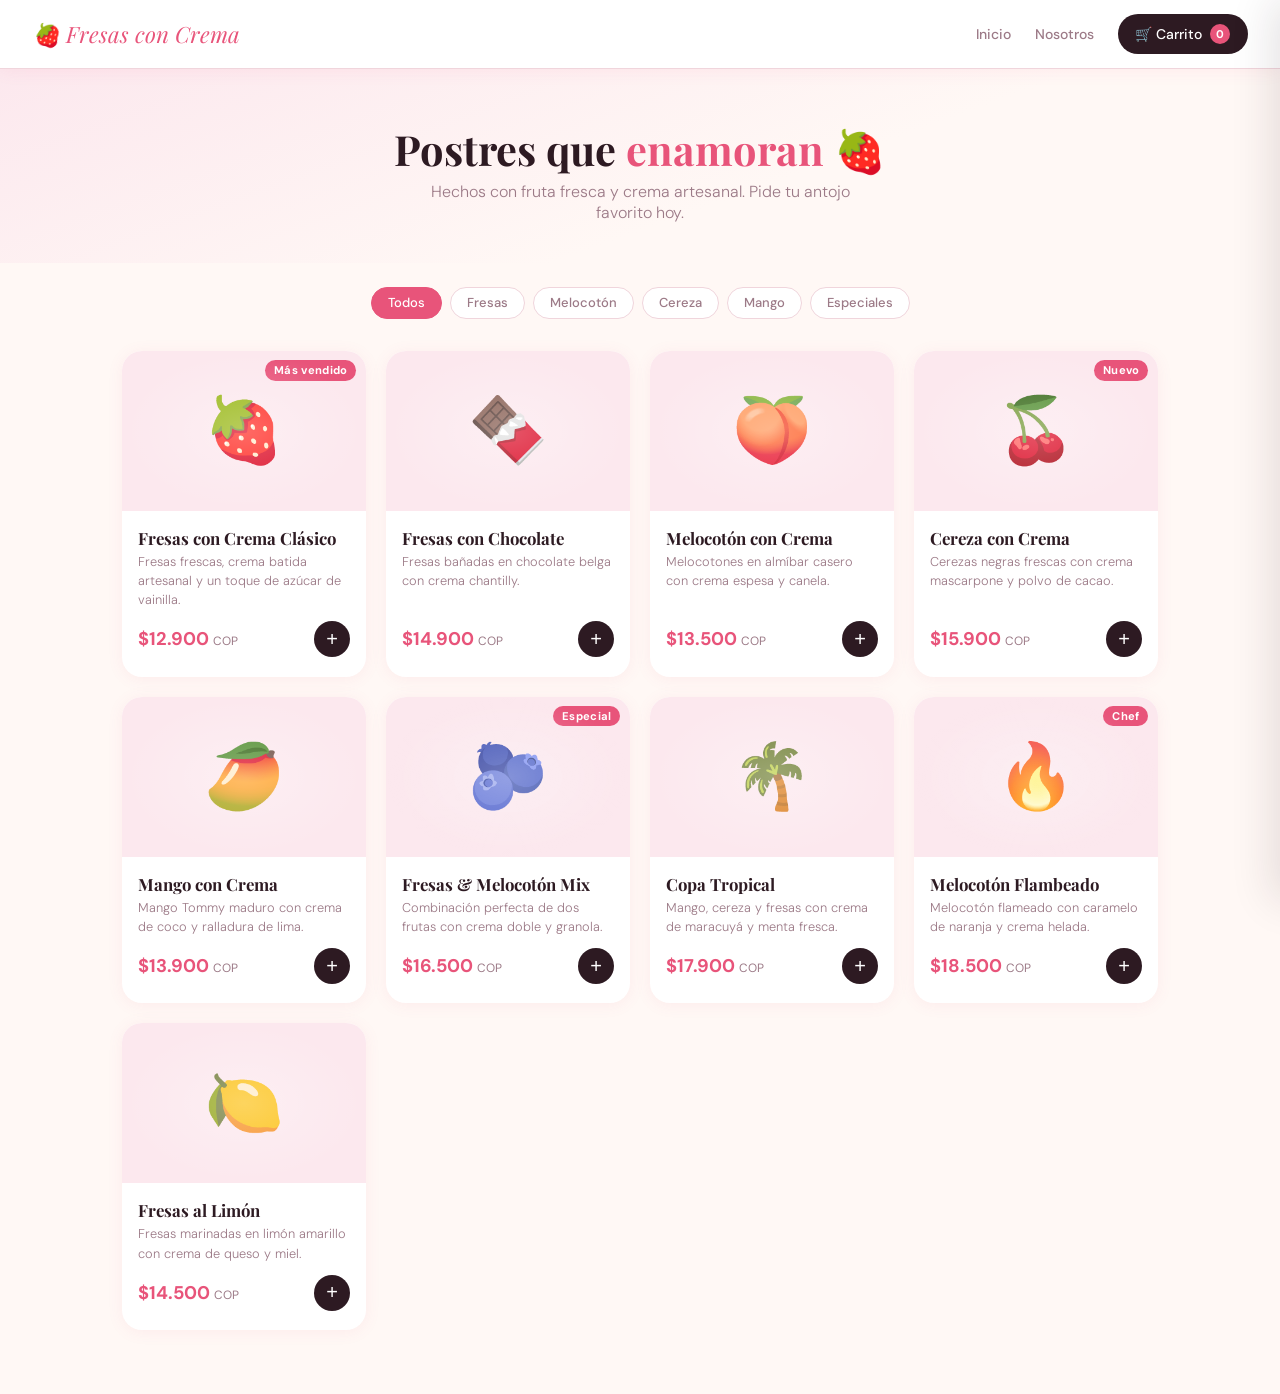
<file: Tienda.html>
<!DOCTYPE html>
<html lang="es">
<head>
<meta charset="UTF-8"/>
<meta name="viewport" content="width=device-width, initial-scale=1.0"/>
<title>Fresas con Crema – Tienda</title>
<link href="https://fonts.googleapis.com/css2?family=Playfair+Display:ital,wght@0,500;0,700;1,500&family=DM+Sans:wght@300;400;500&display=swap" rel="stylesheet"/>
<style>
*,*::before,*::after{box-sizing:border-box;margin:0;padding:0}
:root{
  --rose:#e8547a;--rose-dk:#c03a5e;--blush:#fce8ee;--cream:#fff8f5;
  --text:#2d1a22;--muted:#9c7a87;--border:#f0d5dc;--white:#fff;
  --green:#2db87a;--shadow:0 8px 40px rgba(232,84,122,.13);
}
html{scroll-behavior:smooth}
body{font-family:'DM Sans',sans-serif;background:var(--cream);color:var(--text);min-height:100vh}

/* ── NAV ── */
nav{
  background:var(--white);border-bottom:1px solid var(--border);
  padding:.9rem 2rem;display:flex;align-items:center;justify-content:space-between;
  position:sticky;top:0;z-index:100;box-shadow:0 2px 16px rgba(232,84,122,.08)
}
.logo{font-family:'Playfair Display',serif;font-size:1.4rem;color:var(--rose);font-style:italic;text-decoration:none}
.nav-right{display:flex;align-items:center;gap:1.5rem}
.nav-link{color:var(--muted);text-decoration:none;font-size:.875rem;font-weight:500;transition:color .2s}
.nav-link:hover{color:var(--rose)}
.cart-btn{
  background:var(--text);color:var(--white);border:none;
  padding:.6rem 1.1rem;border-radius:50px;font-family:inherit;font-size:.875rem;
  font-weight:500;cursor:pointer;display:flex;align-items:center;gap:.5rem;
  transition:background .2s,transform .15s;position:relative
}
.cart-btn:hover{background:var(--rose);transform:translateY(-1px)}
.cart-count{
  background:var(--rose);color:var(--white);border-radius:50%;
  width:20px;height:20px;font-size:.7rem;font-weight:700;
  display:inline-flex;align-items:center;justify-content:center;
  transition:transform .2s
}
.cart-count.bump{transform:scale(1.4)}

/* ── HERO ── */
.hero{
  text-align:center;padding:3.5rem 1rem 2.5rem;
  background:linear-gradient(160deg,var(--blush) 0%,var(--cream) 60%)
}
.hero h1{font-family:'Playfair Display',serif;font-size:2.6rem;line-height:1.15;margin-bottom:.5rem}
.hero h1 span{color:var(--rose)}
.hero p{color:var(--muted);font-weight:300;max-width:420px;margin:0 auto}

/* ── FILTERS ── */
.filters{display:flex;gap:.5rem;justify-content:center;flex-wrap:wrap;padding:1.5rem 1rem .5rem}
.filter-btn{
  background:var(--white);border:1.5px solid var(--border);border-radius:50px;
  padding:.4rem 1rem;font-family:inherit;font-size:.8125rem;font-weight:500;
  cursor:pointer;color:var(--muted);transition:all .2s
}
.filter-btn.active,.filter-btn:hover{background:var(--rose);color:var(--white);border-color:var(--rose)}

/* ── GRID ── */
.grid{
  display:grid;grid-template-columns:repeat(auto-fill,minmax(240px,1fr));
  gap:1.25rem;padding:1.5rem 2rem 4rem;max-width:1100px;margin:0 auto
}

/* ── CARD ── */
.card{
  background:var(--white);border-radius:20px;overflow:hidden;
  box-shadow:0 2px 16px rgba(232,84,122,.08);
  transition:transform .22s,box-shadow .22s;display:flex;flex-direction:column
}
.card:hover{transform:translateY(-4px);box-shadow:var(--shadow)}
.card-img{
  height:160px;display:flex;align-items:center;justify-content:center;
  font-size:4rem;background:var(--blush);position:relative;overflow:hidden
}
.card-img::after{
  content:'';position:absolute;inset:0;
  background:radial-gradient(ellipse at center,rgba(255,255,255,.3) 0%,transparent 70%)
}
.badge{
  position:absolute;top:.6rem;right:.6rem;
  background:var(--rose);color:var(--white);font-size:.7rem;font-weight:700;
  padding:.2rem .55rem;border-radius:50px;letter-spacing:.03em
}
.card-body{padding:1rem 1rem 1.2rem;flex:1;display:flex;flex-direction:column}
.card-body h3{font-family:'Playfair Display',serif;font-size:1.05rem;margin-bottom:.2rem}
.card-body p{font-size:.8rem;color:var(--muted);font-weight:300;flex:1;margin-bottom:.75rem;line-height:1.5}
.card-footer{display:flex;align-items:center;justify-content:space-between;margin-top:auto}
.price{font-size:1.15rem;font-weight:700;color:var(--rose)}
.price small{font-size:.75rem;font-weight:400;color:var(--muted)}
.add-btn{
  background:var(--text);color:var(--white);border:none;
  width:36px;height:36px;border-radius:50%;font-size:1.25rem;
  cursor:pointer;display:flex;align-items:center;justify-content:center;
  transition:background .2s,transform .15s;flex-shrink:0
}
.add-btn:hover{background:var(--rose);transform:scale(1.1)}

/* ── CART DRAWER ── */
.overlay{
  position:fixed;inset:0;background:rgba(45,26,34,.4);
  z-index:200;opacity:0;pointer-events:none;transition:opacity .3s
}
.overlay.open{opacity:1;pointer-events:all}
.drawer{
  position:fixed;top:0;right:0;height:100%;width:min(400px,100%);
  background:var(--white);z-index:300;transform:translateX(100%);
  transition:transform .35s cubic-bezier(.22,1,.36,1);
  display:flex;flex-direction:column;box-shadow:-8px 0 40px rgba(45,26,34,.12)
}
.drawer.open{transform:translateX(0)}
.drawer-header{
  padding:1.25rem 1.5rem;border-bottom:1px solid var(--border);
  display:flex;align-items:center;justify-content:space-between
}
.drawer-header h2{font-family:'Playfair Display',serif;font-size:1.2rem}
.close-btn{
  background:none;border:none;font-size:1.5rem;cursor:pointer;
  color:var(--muted);line-height:1;transition:color .2s
}
.close-btn:hover{color:var(--rose)}
.drawer-body{flex:1;overflow-y:auto;padding:1rem 1.5rem}
.empty-msg{text-align:center;padding:3rem 1rem;color:var(--muted);font-size:.9rem}
.empty-msg .big{font-size:3rem;margin-bottom:.5rem}

/* cart item */
.cart-item{
  display:flex;align-items:center;gap:.75rem;padding:.75rem 0;
  border-bottom:1px solid var(--border)
}
.cart-item:last-child{border-bottom:none}
.ci-emoji{font-size:2rem;width:48px;height:48px;background:var(--blush);border-radius:12px;display:flex;align-items:center;justify-content:center;flex-shrink:0}
.ci-info{flex:1;min-width:0}
.ci-info h4{font-size:.875rem;font-weight:500;white-space:nowrap;overflow:hidden;text-overflow:ellipsis}
.ci-info span{font-size:.8rem;color:var(--rose);font-weight:600}
.ci-controls{display:flex;align-items:center;gap:.5rem}
.ci-btn{
  background:var(--blush);border:none;width:28px;height:28px;border-radius:8px;
  font-size:1rem;cursor:pointer;color:var(--rose);font-weight:700;
  display:flex;align-items:center;justify-content:center;transition:background .2s
}
.ci-btn:hover{background:var(--rose);color:var(--white)}
.ci-qty{font-size:.875rem;font-weight:600;min-width:20px;text-align:center}
.ci-del{background:none;border:none;cursor:pointer;color:var(--muted);font-size:1rem;margin-left:.25rem;transition:color .2s}
.ci-del:hover{color:#e05555}

/* cart footer */
.drawer-footer{padding:1.25rem 1.5rem;border-top:1px solid var(--border)}
.subtotal-row{display:flex;justify-content:space-between;font-size:.875rem;margin-bottom:.4rem}
.subtotal-row.total{font-weight:700;font-size:1rem;color:var(--text)}
.checkout-btn{
  width:100%;padding:.875rem;margin-top:1rem;
  background:linear-gradient(135deg,var(--rose),var(--rose-dk));
  color:var(--white);border:none;border-radius:14px;
  font-family:inherit;font-size:.9375rem;font-weight:500;
  cursor:pointer;box-shadow:0 4px 18px rgba(232,84,122,.35);
  transition:transform .15s,box-shadow .15s
}
.checkout-btn:hover{transform:translateY(-2px);box-shadow:0 8px 24px rgba(232,84,122,.45)}
.checkout-btn:disabled{opacity:.5;cursor:not-allowed;transform:none}

/* ── TOAST ── */
.toast{
  position:fixed;bottom:1.5rem;left:50%;transform:translateX(-50%) translateY(80px);
  background:var(--text);color:var(--white);padding:.65rem 1.25rem;
  border-radius:50px;font-size:.875rem;font-weight:500;z-index:999;
  transition:transform .3s cubic-bezier(.22,1,.36,1),opacity .3s;opacity:0;white-space:nowrap
}
.toast.show{transform:translateX(-50%) translateY(0);opacity:1}

/* ── RESPONSIVE ── */
@media(max-width:600px){
  .hero h1{font-size:1.8rem}
  .grid{padding:1rem 1rem 3rem;grid-template-columns:repeat(auto-fill,minmax(160px,1fr))}
  .card-img{height:120px;font-size:3rem}
}
</style>
</head>
<body>

<!-- NAV -->
<nav>
  <a href="index.html" class="logo">🍓 Fresas con Crema</a>
  <div class="nav-right">
    <a href="index.html" class="nav-link">Inicio</a>
    <a href="Contacto.html" class="nav-link">Nosotros</a>
    <button class="cart-btn" id="cartBtn" onclick="toggleDrawer(true)">
      🛒 Carrito <span class="cart-count" id="cartCount">0</span>
    </button>
  </div>
</nav>

<!-- HERO -->
<section class="hero">
  <h1>Postres que <span>enamoran</span> 🍓</h1>
  <p>Hechos con fruta fresca y crema artesanal. Pide tu antojo favorito hoy.</p>
</section>

<!-- FILTERS -->
<div class="filters">
  <button class="filter-btn active" onclick="filter(this,'todos')">Todos</button>
  <button class="filter-btn" onclick="filter(this,'fresas')">Fresas</button>
  <button class="filter-btn" onclick="filter(this,'melocoton')">Melocotón</button>
  <button class="filter-btn" onclick="filter(this,'cereza')">Cereza</button>
  <button class="filter-btn" onclick="filter(this,'mango')">Mango</button>
  <button class="filter-btn" onclick="filter(this,'especial')">Especiales</button>
</div>

<!-- PRODUCT GRID -->
<div class="grid" id="grid"></div>

<!-- OVERLAY -->
<div class="overlay" id="overlay" onclick="toggleDrawer(false)"></div>

<!-- CART DRAWER -->
<div class="drawer" id="drawer">
  <div class="drawer-header">
    <h2>Tu Carrito</h2>
    <button class="close-btn" onclick="toggleDrawer(false)">×</button>
  </div>
  <div class="drawer-body" id="drawerBody"></div>
  <div class="drawer-footer" id="drawerFooter"></div>
</div>

<!-- TOAST -->
<div class="toast" id="toast"></div>

<script>
const PRODUCTS = [
  {id:1,name:'Fresas con Crema Clásico',desc:'Fresas frescas, crema batida artesanal y un toque de azúcar de vainilla.',price:12900,emoji:'🍓',category:'fresas',badge:'Más vendido'},
  {id:2,name:'Fresas con Chocolate',desc:'Fresas bañadas en chocolate belga con crema chantilly.',price:14900,emoji:'🍫',category:'fresas'},
  {id:3,name:'Melocotón con Crema',desc:'Melocotones en almíbar casero con crema espesa y canela.',price:13500,emoji:'🍑',category:'melocoton'},
  {id:4,name:'Cereza con Crema',desc:'Cerezas negras frescas con crema mascarpone y polvo de cacao.',price:15900,emoji:'🍒',category:'cereza',badge:'Nuevo'},
  {id:5,name:'Mango con Crema',desc:'Mango Tommy maduro con crema de coco y ralladura de lima.',price:13900,emoji:'🥭',category:'mango'},
  {id:6,name:'Fresas & Melocotón Mix',desc:'Combinación perfecta de dos frutas con crema doble y granola.',price:16500,emoji:'🫐',category:'especial',badge:'Especial'},
  {id:7,name:'Copa Tropical',desc:'Mango, cereza y fresas con crema de maracuyá y menta fresca.',price:17900,emoji:'🌴',category:'especial'},
  {id:8,name:'Melocotón Flambeado',desc:'Melocotón flameado con caramelo de naranja y crema helada.',price:18500,emoji:'🔥',category:'especial',badge:'Chef'},
  {id:9,name:'Fresas al Limón',desc:'Fresas marinadas en limón amarillo con crema de queso y miel.',price:14500,emoji:'🍋',category:'fresas'},
];

let cart = JSON.parse(localStorage.getItem('fcc_cart')||'[]');
let currentFilter = 'todos';

function formatPrice(n){return'$'+n.toLocaleString('es-CO')}

function renderGrid(){
  const grid=document.getElementById('grid');
  const items=currentFilter==='todos'?PRODUCTS:PRODUCTS.filter(p=>p.category===currentFilter);
  grid.innerHTML=items.map(p=>`
    <div class="card" style="animation:fadeUp .4s both;animation-delay:${items.indexOf(p)*0.05}s">
      <div class="card-img">
        ${p.emoji}
        ${p.badge?`<span class="badge">${p.badge}</span>`:''}
      </div>
      <div class="card-body">
        <h3>${p.name}</h3>
        <p>${p.desc}</p>
        <div class="card-footer">
          <div class="price">${formatPrice(p.price)} <small>COP</small></div>
          <button class="add-btn" onclick="addToCart(${p.id})" title="Agregar al carrito">+</button>
        </div>
      </div>
    </div>
  `).join('');
}

function filter(btn,cat){
  document.querySelectorAll('.filter-btn').forEach(b=>b.classList.remove('active'));
  btn.classList.add('active');
  currentFilter=cat;
  renderGrid();
}

function addToCart(id){
  const product=PRODUCTS.find(p=>p.id===id);
  const existing=cart.find(i=>i.id===id);
  if(existing) existing.qty++;
  else cart.push({...product,qty:1});
  saveCart();
  updateCartUI();
  showToast('🍓 '+product.name+' añadido al carrito');
  bumpCount();
}

function removeFromCart(id){cart=cart.filter(i=>i.id!==id);saveCart();updateCartUI();renderDrawer()}
function changeQty(id,delta){
  const item=cart.find(i=>i.id===id);
  if(!item)return;
  item.qty+=delta;
  if(item.qty<=0)removeFromCart(id);
  else{saveCart();updateCartUI();renderDrawer()}
}

function saveCart(){localStorage.setItem('fcc_cart',JSON.stringify(cart))}
function totalItems(){return cart.reduce((s,i)=>s+i.qty,0)}
function totalPrice(){return cart.reduce((s,i)=>s+i.price*i.qty,0)}

function updateCartUI(){
  const count=totalItems();
  document.getElementById('cartCount').textContent=count;
}

function bumpCount(){
  const el=document.getElementById('cartCount');
  el.classList.remove('bump');
  void el.offsetWidth;
  el.classList.add('bump');
  setTimeout(()=>el.classList.remove('bump'),300);
}

function toggleDrawer(open){
  document.getElementById('drawer').classList.toggle('open',open);
  document.getElementById('overlay').classList.toggle('open',open);
  if(open)renderDrawer();
}

function renderDrawer(){
  const body=document.getElementById('drawerBody');
  const footer=document.getElementById('drawerFooter');
  if(!cart.length){
    body.innerHTML=`<div class="empty-msg"><div class="big">🛒</div>Tu carrito está vacío.<br>¡Añade algo delicioso!</div>`;
    footer.innerHTML='';
    return;
  }
  body.innerHTML=cart.map(i=>`
    <div class="cart-item">
      <div class="ci-emoji">${i.emoji}</div>
      <div class="ci-info">
        <h4>${i.name}</h4>
        <span>${formatPrice(i.price*i.qty)}</span>
      </div>
      <div class="ci-controls">
        <button class="ci-btn" onclick="changeQty(${i.id},-1)">−</button>
        <span class="ci-qty">${i.qty}</span>
        <button class="ci-btn" onclick="changeQty(${i.id},1)">+</button>
        <button class="ci-del" onclick="removeFromCart(${i.id})" title="Eliminar">🗑</button>
      </div>
    </div>
  `).join('');

  const subtotal=totalPrice();
  const delivery=3500;
  const total=subtotal+delivery;
  footer.innerHTML=`
    <div class="subtotal-row"><span>Subtotal</span><span>${formatPrice(subtotal)}</span></div>
    <div class="subtotal-row"><span>Domicilio</span><span>${formatPrice(delivery)}</span></div>
    <div class="subtotal-row total"><span>Total</span><span>${formatPrice(total)}</span></div>
    <button class="checkout-btn" onclick="checkout()">Pagar ${formatPrice(total)} →</button>
  `;
}

function checkout(){
  showToast('✅ ¡Pedido recibido! Te contactamos pronto 🍓');
  cart=[];saveCart();updateCartUI();
  setTimeout(()=>toggleDrawer(false),1200);
}

function showToast(msg){
  const t=document.getElementById('toast');
  t.textContent=msg;t.classList.add('show');
  clearTimeout(t._timer);
  t._timer=setTimeout(()=>t.classList.remove('show'),2800);
}

/* ── init ── */
const style=document.createElement('style');
style.textContent=`@keyframes fadeUp{from{opacity:0;transform:translateY(16px)}to{opacity:1;transform:translateY(0)}}`;
document.head.appendChild(style);
renderGrid();
updateCartUI();
</script>
</body>
</html>
</file>
<file: styles.css>
/* ═══════════════════════════════════════════
   FRESAS CON CREMA — Global Styles
═══════════════════════════════════════════ */
*,*::before,*::after{box-sizing:border-box;margin:0;padding:0}
:root{
  --rose:#e8547a;--rose-dk:#c03a5e;--rose-lt:#fce8ee;
  --cream:#fff8f5;--deep:#2d1a22;--muted:#9c7a87;
  --border:#f0d5dc;--white:#fff;--gold:#e8a84a;
  --green:#2db87a;--shadow:0 8px 40px rgba(232,84,122,.14);
}
html{scroll-behavior:smooth}
body{font-family:'DM Sans',sans-serif;background:var(--cream);color:var(--deep);overflow-x:hidden;min-height:100vh}

/* ── TYPOGRAPHY ── */
h1,h2,h3,.serif{font-family:'Playfair Display',serif}
em{font-style:italic;color:var(--rose)}

/* ══════════════════════════════════════════
   NAV
══════════════════════════════════════════ */
.nav{
  position:fixed;top:0;left:0;right:0;z-index:300;
  padding:1rem 2.5rem;display:flex;align-items:center;justify-content:space-between;gap:1rem;
  transition:background .35s,box-shadow .35s,backdrop-filter .35s;
}
body.home .nav{background:transparent}
body:not(.home) .nav,
.nav.scrolled{
  background:rgba(255,248,245,.95);
  backdrop-filter:blur(16px);
  box-shadow:0 1px 24px rgba(232,84,122,.1);
  border-bottom:1px solid var(--border)
}
.nav-logo{
  font-family:'Playfair Display',serif;font-size:1.25rem;font-style:italic;
  color:var(--rose);text-decoration:none;display:flex;align-items:center;gap:.35rem;
  white-space:nowrap;flex-shrink:0
}
.nav-links{display:flex;align-items:center;gap:2rem}
.nav-links a{
  text-decoration:none;font-size:.875rem;font-weight:500;color:var(--deep);
  transition:color .2s;position:relative;white-space:nowrap
}
.nav-links a::after{
  content:'';position:absolute;bottom:-4px;left:0;right:0;height:2px;
  background:var(--rose);transform:scaleX(0);transition:transform .25s;border-radius:2px
}
.nav-links a:hover,.nav-links a.active{color:var(--rose)}
.nav-links a:hover::after,.nav-links a.active::after{transform:scaleX(1)}
body.home .nav-links a{color:var(--deep)}
.nav-actions{display:flex;align-items:center;gap:.75rem;flex-shrink:0}
.nav-link-sm{
  font-size:.8125rem;font-weight:500;color:var(--muted);
  text-decoration:none;transition:color .2s;white-space:nowrap
}
.nav-link-sm:hover{color:var(--rose)}
.nav-cta{
  background:var(--rose);color:var(--white);padding:.5rem 1.1rem;
  border-radius:50px;font-size:.8rem;font-weight:500;text-decoration:none;
  transition:background .2s,transform .15s;white-space:nowrap
}
.nav-cta:hover{background:var(--rose-dk);transform:translateY(-1px)}
.cart-btn{
  background:var(--deep);color:var(--white);border:none;
  padding:.5rem 1rem;border-radius:50px;font-family:inherit;font-size:.8rem;
  font-weight:500;cursor:pointer;display:flex;align-items:center;gap:.45rem;
  transition:background .2s,transform .15s;position:relative
}
.cart-btn:hover{background:var(--rose);transform:translateY(-1px)}
.cart-count{
  background:var(--rose);color:var(--white);border-radius:50%;
  width:19px;height:19px;font-size:.68rem;font-weight:700;
  display:inline-flex;align-items:center;justify-content:center;
  transition:transform .2s;
}
.cart-count.bump{transform:scale(1.45)}
.nav-hamburger{display:none;background:none;border:none;cursor:pointer;padding:.25rem;flex-direction:column;gap:5px}
.nav-hamburger span{display:block;width:22px;height:2px;background:var(--deep);border-radius:2px;transition:.3s}

/* ══════════════════════════════════════════
   FOOTER
══════════════════════════════════════════ */
footer {
    width: 100%;
    padding: 20px;
    text-align: center;
}
footer{
  background:var(--deep);color:rgba(255,255,255,.65);
  padding:3rem 2.5rem 2rem;
}
.footer-inner{
  max-width:1100px;margin:0 auto;
  display:grid;grid-template-columns:1.5fr 1fr 1fr 1fr;gap:2.5rem;margin-bottom:2rem
}
.footer-brand .logo-f{
  font-family:'Playfair Display',serif;font-style:italic;
  color:var(--rose);font-size:1.2rem;margin-bottom:.6rem;display:block
}
.footer-brand p{font-size:.8rem;line-height:1.65;max-width:220px}
.footer-col h4{font-size:.75rem;letter-spacing:.1em;text-transform:uppercase;color:rgba(255,255,255,.4);margin-bottom:.85rem;font-weight:600}
.footer-col a{display:block;font-size:.8375rem;color:rgba(255,255,255,.6);text-decoration:none;margin-bottom:.45rem;transition:color .2s}
.footer-col a:hover{color:var(--rose)}
.footer-bottom{
  max-width:1100px;margin:0 auto;
  border-top:1px solid rgba(255,255,255,.08);padding-top:1.25rem;
  display:flex;justify-content:space-between;align-items:center;
  font-size:.775rem;flex-wrap:wrap;gap:.5rem
}
.footer-socials{display:flex;gap:.75rem}
.footer-socials a{
  width:32px;height:32px;border-radius:50%;border:1px solid rgba(255,255,255,.15);
  display:flex;align-items:center;justify-content:center;font-size:.9rem;
  text-decoration:none;transition:border-color .2s,background .2s;color:rgba(255,255,255,.6)
}
.footer-socials a:hover{border-color:var(--rose);background:rgba(232,84,122,.15);color:var(--rose)}

/* ══════════════════════════════════════════
   BUTTONS
══════════════════════════════════════════ */
.btn-primary{
  background:var(--deep);color:var(--white);padding:.875rem 2rem;
  border-radius:50px;font-family:inherit;font-size:.9375rem;font-weight:500;
  text-decoration:none;border:none;cursor:pointer;
  transition:background .2s,transform .15s;display:inline-block
}
.btn-primary:hover{background:var(--rose);transform:translateY(-2px)}
.btn-rose{
  background:var(--rose);color:var(--white);padding:.875rem 2rem;
  border-radius:50px;font-family:inherit;font-size:.9375rem;font-weight:500;
  text-decoration:none;border:none;cursor:pointer;
  transition:background .2s,transform .15s;display:inline-block
}
.btn-rose:hover{background:var(--rose-dk);transform:translateY(-2px)}
.btn-outline{
  background:transparent;color:var(--rose);padding:.875rem 2rem;
  border-radius:50px;font-family:inherit;font-size:.9375rem;font-weight:500;
  text-decoration:none;border:2px solid var(--rose);cursor:pointer;
  transition:all .2s;display:inline-block
}
.btn-outline:hover{background:var(--rose);color:var(--white);transform:translateY(-2px)}
.btn-white{
  background:var(--white);color:var(--deep);padding:.875rem 2rem;
  border-radius:50px;font-family:inherit;font-size:.9375rem;font-weight:500;
  text-decoration:none;border:none;cursor:pointer;transition:all .2s;display:inline-block
}
.btn-white:hover{background:var(--rose);color:var(--white)}
.btn-ghost{
  background:transparent;color:var(--white);padding:.875rem 2rem;
  border-radius:50px;font-family:inherit;font-size:.9375rem;font-weight:500;
  text-decoration:none;border:1.5px solid rgba(255,255,255,.35);cursor:pointer;
  transition:all .2s;display:inline-block
}
.btn-ghost:hover{border-color:var(--white);background:rgba(255,255,255,.1)}

/* ══════════════════════════════════════════
   SECTION UTILITIES
══════════════════════════════════════════ */
section{padding:5rem 2.5rem}
.section-inner{max-width:1100px;margin:0 auto}
.section-tag{font-size:.7rem;letter-spacing:.12em;text-transform:uppercase;color:var(--rose);font-weight:600;margin-bottom:.5rem}
.section-title{font-family:'Playfair Display',serif;font-size:clamp(1.8rem,3.5vw,2.8rem);line-height:1.15;margin-bottom:.9rem}
.section-sub{color:var(--muted);font-weight:300;max-width:480px;line-height:1.7;margin-bottom:2.5rem}
.page-top{padding-top:5.5rem}

/* ══════════════════════════════════════════
   TOAST
══════════════════════════════════════════ */
.toast{
  position:fixed;bottom:1.5rem;left:50%;transform:translateX(-50%) translateY(80px);
  background:var(--deep);color:var(--white);padding:.65rem 1.4rem;
  border-radius:50px;font-size:.875rem;font-weight:500;z-index:9999;
  transition:transform .3s cubic-bezier(.22,1,.36,1),opacity .3s;opacity:0;
  white-space:nowrap;pointer-events:none;box-shadow:0 8px 24px rgba(45,26,34,.3)
}
.toast.show{transform:translateX(-50%) translateY(0);opacity:1}

/* ══════════════════════════════════════════
   CART DRAWER
══════════════════════════════════════════ */
.overlay{
  position:fixed;inset:0;background:rgba(45,26,34,.45);
  z-index:400;opacity:0;pointer-events:none;transition:opacity .3s;backdrop-filter:blur(2px)
}
.overlay.open{opacity:1;pointer-events:all}
.drawer{
  position:fixed;top:0;right:0;height:100%;width:min(400px,100%);
  background:var(--white);z-index:500;transform:translateX(100%);
  transition:transform .35s cubic-bezier(.22,1,.36,1);
  display:flex;flex-direction:column;box-shadow:-8px 0 40px rgba(45,26,34,.14)
}
.drawer.open{transform:translateX(0)}
.drawer-header{
  padding:1.25rem 1.5rem;border-bottom:1px solid var(--border);
  display:flex;align-items:center;justify-content:space-between
}
.drawer-header h2{font-family:'Playfair Display',serif;font-size:1.2rem}
.close-btn{background:none;border:none;font-size:1.6rem;cursor:pointer;color:var(--muted);line-height:1;transition:color .2s;padding:.2rem}
.close-btn:hover{color:var(--rose)}
.drawer-body{flex:1;overflow-y:auto;padding:1rem 1.5rem}
.empty-msg{text-align:center;padding:3rem 1rem;color:var(--muted);font-size:.9rem}
.empty-msg .big{font-size:3rem;margin-bottom:.5rem}
.cart-item{display:flex;align-items:center;gap:.75rem;padding:.85rem 0;border-bottom:1px solid var(--border)}
.cart-item:last-child{border-bottom:none}
.ci-emoji{font-size:1.75rem;width:46px;height:46px;background:var(--rose-lt);border-radius:12px;display:flex;align-items:center;justify-content:center;flex-shrink:0}
.ci-info{flex:1;min-width:0}
.ci-info h4{font-size:.8375rem;font-weight:500;white-space:nowrap;overflow:hidden;text-overflow:ellipsis;margin-bottom:.15rem}
.ci-info span{font-size:.8rem;color:var(--rose);font-weight:600}
.ci-controls{display:flex;align-items:center;gap:.4rem}
.ci-btn{
  background:var(--rose-lt);border:none;width:26px;height:26px;border-radius:8px;
  font-size:.9rem;cursor:pointer;color:var(--rose);font-weight:700;
  display:flex;align-items:center;justify-content:center;transition:background .2s
}
.ci-btn:hover{background:var(--rose);color:var(--white)}
.ci-qty{font-size:.875rem;font-weight:600;min-width:18px;text-align:center}
.ci-del{background:none;border:none;cursor:pointer;color:var(--muted);font-size:.95rem;margin-left:.2rem;transition:color .2s;padding:.2rem}
.ci-del:hover{color:#e05555}
.drawer-footer{padding:1.25rem 1.5rem;border-top:1px solid var(--border)}
.subtotal-row{display:flex;justify-content:space-between;font-size:.875rem;margin-bottom:.35rem;color:var(--muted)}
.subtotal-row.total{font-weight:700;font-size:1rem;color:var(--deep);margin-top:.5rem;padding-top:.5rem;border-top:1px solid var(--border)}
.checkout-btn{
  width:100%;padding:.9rem;margin-top:1rem;
  background:linear-gradient(135deg,var(--rose),var(--rose-dk));
  color:var(--white);border:none;border-radius:14px;
  font-family:inherit;font-size:.9375rem;font-weight:500;
  cursor:pointer;box-shadow:0 4px 18px rgba(232,84,122,.35);
  transition:transform .15s,box-shadow .15s
}
.checkout-btn:hover{transform:translateY(-2px);box-shadow:0 8px 24px rgba(232,84,122,.45)}
.checkout-btn:disabled{opacity:.5;cursor:not-allowed;transform:none}

/* ══════════════════════════════════════════
   FORMS (shared)
══════════════════════════════════════════ */
.form-group{margin-bottom:1.1rem}
.form-group label{display:block;font-size:.8125rem;font-weight:500;color:var(--deep);margin-bottom:.4rem}
.form-group input,
.form-group textarea,
.form-group select{
  width:100%;padding:.75rem 1rem;border:1.5px solid var(--border);
  border-radius:12px;font-family:inherit;font-size:.9rem;
  background:var(--white);color:var(--deep);
  transition:border-color .2s,box-shadow .2s;outline:none
}
.form-group input:focus,
.form-group textarea:focus,
.form-group select:focus{
  border-color:var(--rose);box-shadow:0 0 0 3px rgba(232,84,122,.12)
}
.form-group textarea{resize:vertical;min-height:110px;line-height:1.6}
.form-group select{cursor:pointer;appearance:none;background-image:url("data:image/svg+xml,%3Csvg xmlns='http://www.w3.org/2000/svg' width='12' height='8' viewBox='0 0 12 8'%3E%3Cpath d='M1 1l5 5 5-5' stroke='%239c7a87' stroke-width='1.5' fill='none' stroke-linecap='round'/%3E%3C/svg%3E");background-repeat:no-repeat;background-position:right 1rem center}
.form-hint{font-size:.75rem;color:var(--muted);margin-top:.3rem}
.form-error{font-size:.75rem;color:#e05555;margin-top:.3rem;display:none}
.form-row{display:grid;grid-template-columns:1fr 1fr;gap:1rem}
.input-icon{position:relative}
.input-icon input{padding-left:2.5rem}
.input-icon .icon{position:absolute;left:.9rem;top:50%;transform:translateY(-50%);font-size:1rem;opacity:.5}

/* ══════════════════════════════════════════
   PAGE HERO (small — inner pages)
══════════════════════════════════════════ */
.page-hero{
  background:linear-gradient(160deg,var(--rose-lt) 0%,var(--cream) 65%);
  padding:6.5rem 2.5rem 3.5rem;text-align:center
}
.page-hero .section-tag{justify-content:center;display:flex}
.page-hero h1{
  font-family:'Playfair Display',serif;
  font-size:clamp(2rem,4vw,3rem);line-height:1.1;margin-bottom:.65rem
}
.page-hero p{color:var(--muted);font-weight:300;max-width:440px;margin:0 auto;line-height:1.7}

/* ══════════════════════════════════════════
   HOME — HERO
══════════════════════════════════════════ */
.home-hero{
  min-height:100vh;display:flex;align-items:center;
  background:var(--rose-lt);position:relative;overflow:hidden;
  padding:7rem 2.5rem 4rem
}
.home-hero::before{
  content:'';position:absolute;width:650px;height:650px;border-radius:50%;
  background:rgba(232,84,122,.07);right:-180px;top:-120px;pointer-events:none
}
.home-hero::after{
  content:'';position:absolute;width:420px;height:420px;border-radius:50%;
  background:rgba(232,84,122,.05);left:-100px;bottom:-100px;pointer-events:none
}
.dots{position:absolute;inset:0;pointer-events:none;overflow:hidden}
.dot{position:absolute;border-radius:50%;background:rgba(232,84,122,.18)}
.hero-inner{max-width:1100px;margin:0 auto;display:grid;grid-template-columns:1fr 1fr;gap:4rem;align-items:center;width:100%}
.hero-tag{
  display:inline-flex;align-items:center;gap:.4rem;
  background:var(--white);color:var(--rose);font-size:.73rem;font-weight:500;
  padding:.35rem .85rem;border-radius:50px;border:1px solid var(--border);
  margin-bottom:1.25rem;letter-spacing:.05em;text-transform:uppercase
}
.hero-h1{font-family:'Playfair Display',serif;font-size:clamp(2.4rem,5vw,3.8rem);line-height:1.07;margin-bottom:1.25rem}
.hero-sub{font-size:1.05rem;color:var(--muted);font-weight:300;line-height:1.7;max-width:400px;margin-bottom:2rem}
.hero-btns{display:flex;gap:1rem;flex-wrap:wrap;margin-bottom:2.5rem}
.stats{display:flex;gap:2.5rem;flex-wrap:wrap}
.stat-num{font-family:'Playfair Display',serif;font-size:1.75rem;font-weight:700;color:var(--rose);line-height:1}
.stat-label{font-size:.73rem;color:var(--muted);font-weight:400;margin-top:.2rem}
.hero-visual{position:relative;display:flex;justify-content:center;align-items:center}
.hero-plate{
  width:300px;height:300px;border-radius:50%;background:var(--white);
  display:flex;align-items:center;justify-content:center;font-size:8.5rem;position:relative;
  box-shadow:0 20px 60px rgba(232,84,122,.22),0 0 0 20px rgba(232,84,122,.06)
}
.float-badge{
  position:absolute;background:var(--white);border-radius:14px;
  padding:.55rem .9rem;box-shadow:0 8px 24px rgba(45,26,34,.13);
  font-size:.78rem;font-weight:500;display:flex;align-items:center;gap:.4rem;
  animation:float 3s ease-in-out infinite
}
.float-badge:nth-child(2){top:-10px;right:-10px;animation-delay:0s}
.float-badge:nth-child(3){bottom:10px;left:-20px;animation-delay:1.2s;font-size:.72rem}
.float-badge:nth-child(4){top:60px;left:-30px;animation-delay:.6s;font-size:.68rem;padding:.45rem .75rem}
.badge-dot{width:7px;height:7px;border-radius:50%;flex-shrink:0;background:var(--green)}
.badge-dot.red{background:var(--rose)}
.badge-dot.gold{background:var(--gold)}

/* STRIP */
.strip{
  background:var(--deep);color:var(--white);
  padding:1.2rem 2.5rem;display:flex;justify-content:center;align-items:center;gap:3rem;flex-wrap:wrap
}
.strip-item{display:flex;align-items:center;gap:.5rem;font-size:.875rem;opacity:.8}
.strip-icon{font-size:1.15rem}

/* HOME MENU CARDS */
.menu-grid{display:grid;grid-template-columns:repeat(auto-fill,minmax(200px,1fr));gap:1.2rem}
.menu-card{
  background:var(--white);border-radius:22px;overflow:hidden;
  border:1px solid var(--border);transition:transform .22s,box-shadow .22s;cursor:pointer
}
.menu-card:hover{transform:translateY(-6px);box-shadow:var(--shadow)}
.mc-img{height:135px;background:var(--rose-lt);display:flex;align-items:center;justify-content:center;font-size:4.2rem;position:relative}
.mc-img .ribbon{
  position:absolute;top:.5rem;left:.5rem;
  background:var(--rose);color:var(--white);font-size:.63rem;font-weight:700;
  padding:.18rem .5rem;border-radius:50px
}
.mc-body{padding:.9rem}
.mc-body h3{font-family:'Playfair Display',serif;font-size:.95rem;margin-bottom:.2rem}
.mc-body p{font-size:.76rem;color:var(--muted);line-height:1.5;margin-bottom:.7rem}
.mc-footer{display:flex;justify-content:space-between;align-items:center}
.mc-price{font-weight:700;color:var(--rose);font-size:.95rem}
.mc-add{
  background:var(--deep);color:var(--white);border:none;width:30px;height:30px;
  border-radius:50%;font-size:1.1rem;cursor:pointer;
  display:flex;align-items:center;justify-content:center;transition:background .18s
}
.mc-add:hover{background:var(--rose)}

/* WHY SECTION */
.why-bg{background:var(--rose-lt)}
.why-grid{display:grid;grid-template-columns:repeat(auto-fit,minmax(220px,1fr));gap:1.5rem}
.why-card{background:var(--white);border-radius:20px;padding:1.65rem 1.4rem;border:1px solid var(--border)}
.why-icon{font-size:2.4rem;margin-bottom:.9rem}
.why-card h3{font-family:'Playfair Display',serif;font-size:1rem;margin-bottom:.45rem}
.why-card p{font-size:.81rem;color:var(--muted);line-height:1.6;font-weight:300}

/* TESTIMONIALS */
.testi-grid{display:grid;grid-template-columns:repeat(auto-fit,minmax(260px,1fr));gap:1.2rem}
.testi-card{background:var(--white);border-radius:20px;padding:1.5rem;border:1px solid var(--border)}
.stars{color:var(--gold);font-size:.95rem;margin-bottom:.7rem;letter-spacing:2px}
.testi-card p{font-size:.85rem;color:var(--deep);line-height:1.65;font-style:italic;margin-bottom:1rem}
.testi-author{display:flex;align-items:center;gap:.55rem}
.avatar{width:34px;height:34px;border-radius:50%;background:var(--rose-lt);display:flex;align-items:center;justify-content:center;font-size:1rem;flex-shrink:0}
.author-name{font-weight:500;font-size:.8rem}
.author-loc{font-size:.73rem;color:var(--muted)}

/* CTA BANNER */
.cta-banner{
  background:var(--deep);color:var(--white);border-radius:28px;
  padding:3.5rem;text-align:center;max-width:800px;margin:0 auto;
  position:relative;overflow:hidden
}
.cta-banner::before{content:'🍓';font-size:8rem;position:absolute;opacity:.06;top:-1rem;left:-1rem;pointer-events:none}
.cta-banner::after{content:'🍓';font-size:8rem;position:absolute;opacity:.06;bottom:-1rem;right:-1rem;pointer-events:none}
.cta-banner h2{font-family:'Playfair Display',serif;font-size:2.2rem;margin-bottom:.75rem;line-height:1.15}
.cta-banner p{color:rgba(255,255,255,.6);margin-bottom:2rem;font-weight:300}
.cta-buttons{display:flex;gap:1rem;justify-content:center;flex-wrap:wrap}

/* ══════════════════════════════════════════
   TIENDA PAGE
══════════════════════════════════════════ */
.filters{display:flex;gap:.5rem;justify-content:center;flex-wrap:wrap;padding:1.5rem 1rem .75rem}
.filter-btn{
  background:var(--white);border:1.5px solid var(--border);border-radius:50px;
  padding:.4rem 1rem;font-family:inherit;font-size:.8125rem;font-weight:500;
  cursor:pointer;color:var(--muted);transition:all .2s
}
.filter-btn.active,.filter-btn:hover{background:var(--rose);color:var(--white);border-color:var(--rose)}
.products-grid{
  display:grid;grid-template-columns:repeat(auto-fill,minmax(240px,1fr));
  gap:1.25rem;padding:0 2.5rem 4rem;max-width:1100px;margin:0 auto
}
.product-card{
  background:var(--white);border-radius:20px;overflow:hidden;
  box-shadow:0 2px 16px rgba(232,84,122,.07);
  transition:transform .22s,box-shadow .22s;display:flex;flex-direction:column
}
.product-card:hover{transform:translateY(-4px);box-shadow:var(--shadow)}
.pc-img{
  height:155px;display:flex;align-items:center;justify-content:center;
  font-size:4rem;background:var(--rose-lt);position:relative
}
.pc-badge{
  position:absolute;top:.6rem;right:.6rem;
  background:var(--rose);color:var(--white);font-size:.68rem;font-weight:700;
  padding:.18rem .55rem;border-radius:50px
}
.pc-body{padding:1rem;flex:1;display:flex;flex-direction:column}
.pc-body h3{font-family:'Playfair Display',serif;font-size:1rem;margin-bottom:.2rem}
.pc-body p{font-size:.78rem;color:var(--muted);flex:1;margin-bottom:.75rem;line-height:1.5;font-weight:300}
.pc-footer{display:flex;align-items:center;justify-content:space-between;margin-top:auto}
.pc-price{font-size:1.1rem;font-weight:700;color:var(--rose)}
.pc-price small{font-size:.72rem;font-weight:400;color:var(--muted);margin-left:.2rem}
.pc-add{
  background:var(--deep);color:var(--white);border:none;
  width:34px;height:34px;border-radius:50%;font-size:1.2rem;
  cursor:pointer;display:flex;align-items:center;justify-content:center;
  transition:background .2s,transform .15s
}
.pc-add:hover{background:var(--rose);transform:scale(1.1)}

/* ══════════════════════════════════════════
   AUTH PAGES (login / registro)
══════════════════════════════════════════ */
.auth-wrap{
  min-height:100vh;display:flex;align-items:center;justify-content:center;
  padding:6rem 1.5rem 3rem;
  background:linear-gradient(145deg,var(--rose-lt) 0%,var(--cream) 55%)
}
.auth-card{
  background:var(--white);border-radius:28px;padding:2.5rem;
  width:100%;max-width:440px;
  box-shadow:0 20px 60px rgba(232,84,122,.14),0 0 0 1px var(--border)
}
.auth-card .auth-logo{text-align:center;margin-bottom:1.75rem}
.auth-card .auth-logo span{
  font-family:'Playfair Display',serif;font-style:italic;
  color:var(--rose);font-size:1.5rem
}
.auth-card h2{font-family:'Playfair Display',serif;font-size:1.6rem;margin-bottom:.3rem;text-align:center}
.auth-card .auth-sub{color:var(--muted);font-size:.875rem;text-align:center;margin-bottom:1.75rem;font-weight:300}
.auth-submit{
  width:100%;padding:.9rem;margin-top:.5rem;
  background:linear-gradient(135deg,var(--rose),var(--rose-dk));
  color:var(--white);border:none;border-radius:14px;
  font-family:inherit;font-size:.9375rem;font-weight:500;cursor:pointer;
  box-shadow:0 4px 18px rgba(232,84,122,.3);transition:transform .15s,box-shadow .15s
}
.auth-submit:hover{transform:translateY(-1px);box-shadow:0 8px 24px rgba(232,84,122,.4)}
.auth-footer{text-align:center;margin-top:1.25rem;font-size:.8375rem;color:var(--muted)}
.auth-footer a{color:var(--rose);text-decoration:none;font-weight:500}
.auth-footer a:hover{text-decoration:underline}
.auth-divider{display:flex;align-items:center;gap:.75rem;margin:1.25rem 0;color:var(--muted);font-size:.8rem}
.auth-divider::before,.auth-divider::after{content:'';flex:1;height:1px;background:var(--border)}
.social-btn{
  width:100%;padding:.75rem;border:1.5px solid var(--border);border-radius:12px;
  background:var(--white);font-family:inherit;font-size:.875rem;font-weight:500;
  cursor:pointer;color:var(--deep);transition:border-color .2s,background .2s;
  display:flex;align-items:center;justify-content:center;gap:.6rem;margin-bottom:.6rem
}
.social-btn:hover{border-color:var(--rose);background:var(--rose-lt)}
.password-toggle{position:relative}
.password-toggle input{padding-right:2.8rem}
.password-toggle button{
  position:absolute;right:.8rem;top:50%;transform:translateY(-50%);
  background:none;border:none;cursor:pointer;color:var(--muted);font-size:1rem;
  padding:.2rem;transition:color .2s
}
.password-toggle button:hover{color:var(--rose)}
.checkbox-group{display:flex;align-items:flex-start;gap:.6rem;margin:.75rem 0}
.checkbox-group input[type="checkbox"]{width:16px;height:16px;margin-top:2px;accent-color:var(--rose);flex-shrink:0;cursor:pointer}
.checkbox-group label{font-size:.8125rem;color:var(--muted);line-height:1.5;cursor:pointer}
.checkbox-group label a{color:var(--rose);text-decoration:none}
.strength-bar{height:4px;border-radius:2px;background:var(--border);margin-top:.4rem;overflow:hidden}
.strength-fill{height:100%;border-radius:2px;transition:width .3s,background .3s}

/* ══════════════════════════════════════════
   CONTACTO PAGE
══════════════════════════════════════════ */
.contact-grid{display:grid;grid-template-columns:1fr 1.5fr;gap:3rem;align-items:start}
.contact-info-card{background:var(--white);border-radius:24px;padding:2rem;border:1px solid var(--border)}
.contact-info-card h3{font-family:'Playfair Display',serif;font-size:1.2rem;margin-bottom:1.25rem}
.contact-item{display:flex;align-items:flex-start;gap:.75rem;margin-bottom:1.25rem}
.contact-item:last-child{margin-bottom:0}
.contact-icon{width:38px;height:38px;background:var(--rose-lt);border-radius:10px;display:flex;align-items:center;justify-content:center;font-size:1.1rem;flex-shrink:0}
.contact-item h4{font-size:.8125rem;font-weight:600;margin-bottom:.2rem}
.contact-item p,.contact-item a{font-size:.8125rem;color:var(--muted);text-decoration:none;line-height:1.5}
.contact-item a:hover{color:var(--rose)}
.contact-hours{background:var(--rose-lt);border-radius:16px;padding:1.25rem;margin-top:1.25rem}
.contact-hours h4{font-size:.8rem;text-transform:uppercase;letter-spacing:.08em;color:var(--rose);font-weight:600;margin-bottom:.65rem}
.hours-row{display:flex;justify-content:space-between;font-size:.8125rem;color:var(--muted);margin-bottom:.35rem}
.contact-form-card{background:var(--white);border-radius:24px;padding:2rem;border:1px solid var(--border)}
.contact-form-card h3{font-family:'Playfair Display',serif;font-size:1.2rem;margin-bottom:1.25rem}
.contact-submit{
  width:100%;padding:.875rem;
  background:linear-gradient(135deg,var(--rose),var(--rose-dk));
  color:var(--white);border:none;border-radius:14px;font-family:inherit;
  font-size:.9375rem;font-weight:500;cursor:pointer;
  box-shadow:0 4px 18px rgba(232,84,122,.3);transition:transform .15s,box-shadow .15s
}
.contact-submit:hover{transform:translateY(-1px);box-shadow:0 8px 24px rgba(232,84,122,.4)}

/* ══════════════════════════════════════════
   SUGERENCIAS PAGE
══════════════════════════════════════════ */
.sug-wrap{max-width:700px;margin:0 auto}
.sug-categories{display:grid;grid-template-columns:repeat(auto-fit,minmax(140px,1fr));gap:.75rem;margin-bottom:1.75rem}
.sug-cat{
  border:2px solid var(--border);border-radius:16px;padding:.85rem .75rem;
  text-align:center;cursor:pointer;transition:all .2s;background:var(--white)
}
.sug-cat:hover,.sug-cat.active{border-color:var(--rose);background:var(--rose-lt)}
.sug-cat .cat-icon{font-size:1.75rem;margin-bottom:.3rem}
.sug-cat span{font-size:.78rem;font-weight:500;color:var(--deep);display:block}
.rating-group{display:flex;gap:.5rem;margin-top:.4rem}
.rating-star{font-size:1.75rem;cursor:pointer;transition:transform .15s;filter:grayscale(1);opacity:.4;border:none;background:none;padding:.1rem}
.rating-star.active,.rating-star:hover{filter:none;opacity:1;transform:scale(1.15)}
.sug-submit{
  width:100%;padding:.9rem;margin-top:.5rem;
  background:linear-gradient(135deg,var(--rose),var(--rose-dk));
  color:var(--white);border:none;border-radius:14px;
  font-family:inherit;font-size:.9375rem;font-weight:500;cursor:pointer;
  box-shadow:0 4px 18px rgba(232,84,122,.3);transition:transform .15s
}
.sug-submit:hover{transform:translateY(-1px)}
.sug-card{background:var(--white);border-radius:24px;padding:2rem;border:1px solid var(--border)}

/* ══════════════════════════════════════════
   ANIMATIONS
══════════════════════════════════════════ */
@keyframes fadeUp{from{opacity:0;transform:translateY(20px)}to{opacity:1;transform:translateY(0)}}
@keyframes float{0%,100%{transform:translateY(0)}50%{transform:translateY(-8px)}}
@keyframes scaleIn{from{opacity:0;transform:scale(.95)}to{opacity:1;transform:scale(1)}}
.hero-text{animation:fadeUp .6s .1s both}
.hero-visual-anim{animation:fadeUp .6s .3s both}

/* ══════════════════════════════════════════
   RESPONSIVE
══════════════════════════════════════════ */
@media(max-width:900px){
  .footer-inner{grid-template-columns:1fr 1fr}
  .contact-grid{grid-template-columns:1fr}
  .hero-inner{grid-template-columns:1fr;gap:2.5rem;text-align:center}
  .hero-btns,.stats{justify-content:center}
  .hero-visual{order:-1}
  .hero-plate{width:220px;height:220px;font-size:6rem}
  .float-badge:nth-child(3),.float-badge:nth-child(4){display:none}
  .nav-links{display:none}
  .nav-hamburger{display:flex}
}
@media(max-width:600px){
  .nav{padding:.85rem 1.25rem}
  section{padding:3.5rem 1.25rem}
  .home-hero{padding:5.5rem 1.25rem 3rem}
  .strip{gap:1.5rem;padding:1rem 1.25rem}
  .products-grid{padding:0 1.25rem 3rem;grid-template-columns:repeat(auto-fill,minmax(160px,1fr))}
  .pc-img{height:120px;font-size:3rem}
  .cta-banner{padding:2rem 1.25rem}
  .cta-banner h2{font-size:1.6rem}
  .footer-inner{grid-template-columns:1fr}
  .auth-card{padding:2rem 1.5rem}
  .form-row{grid-template-columns:1fr}
  .page-hero{padding:6rem 1.25rem 3rem}
}
</file>
